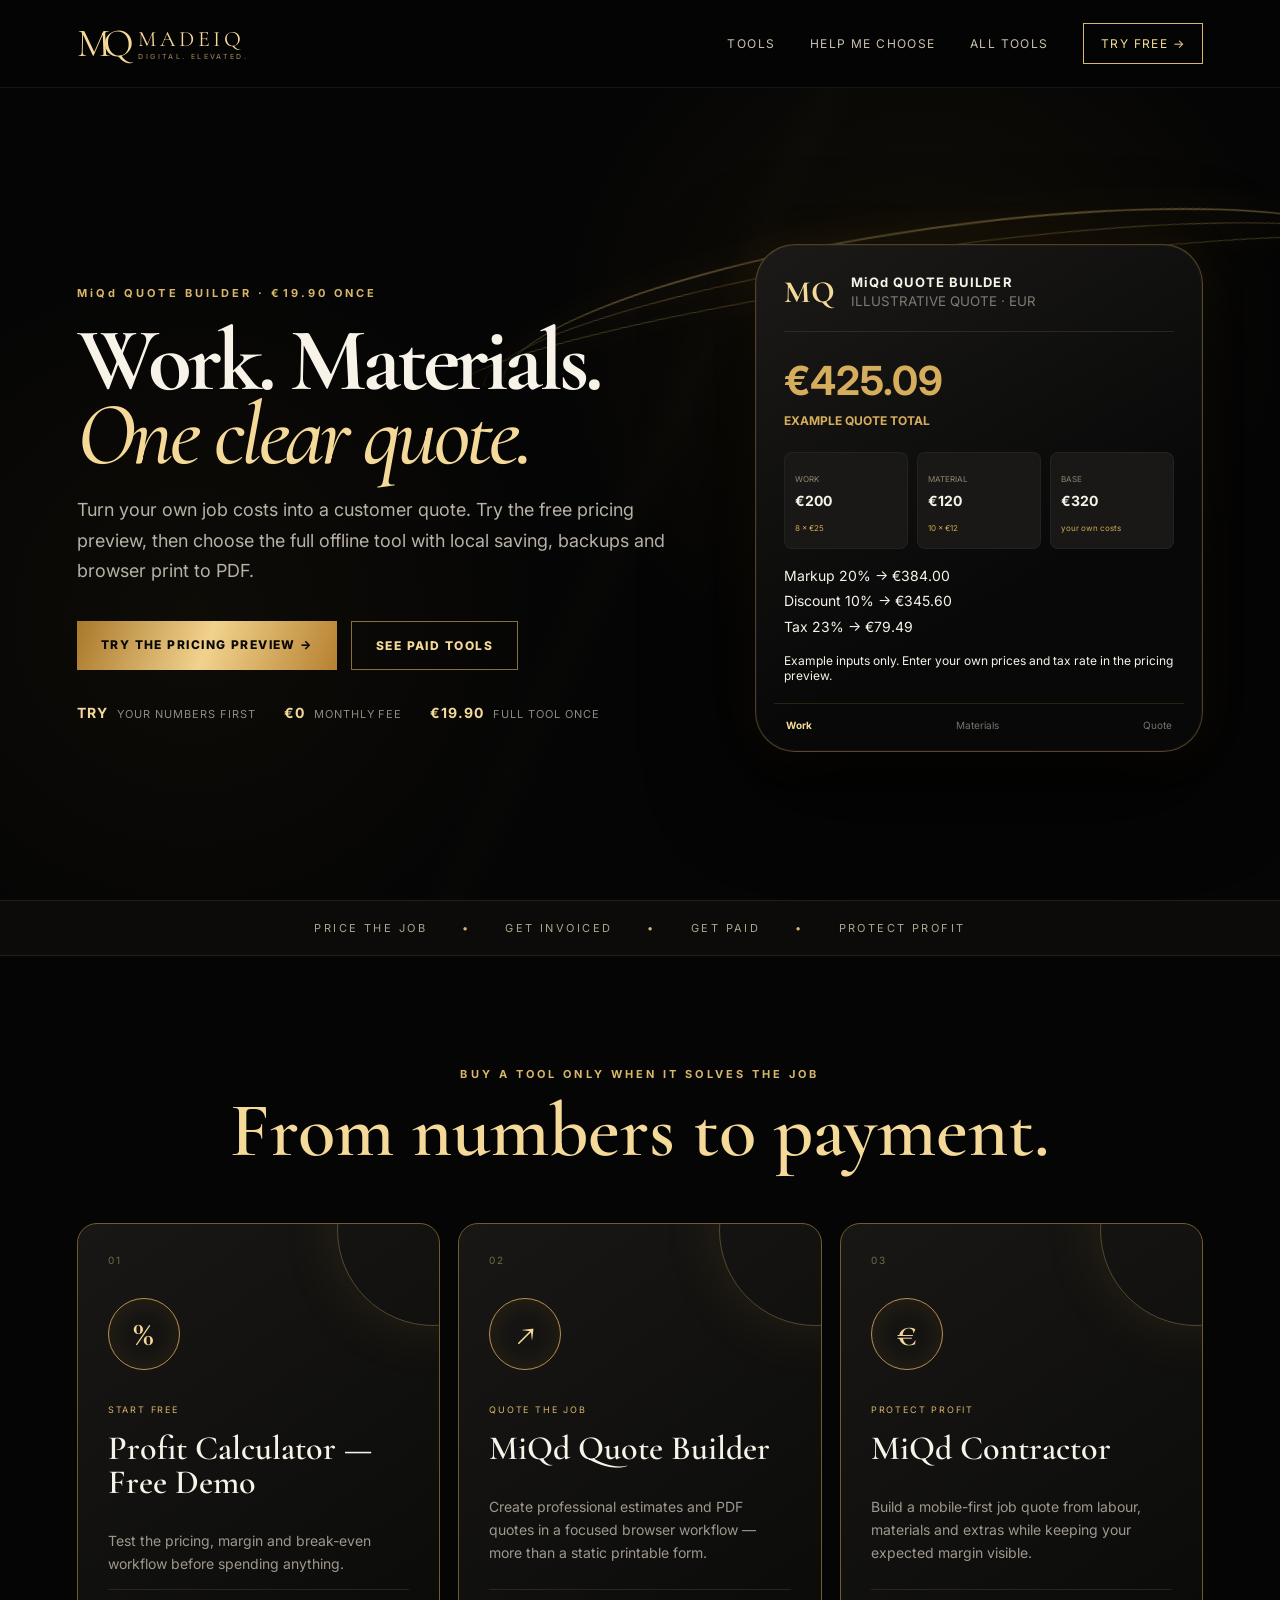
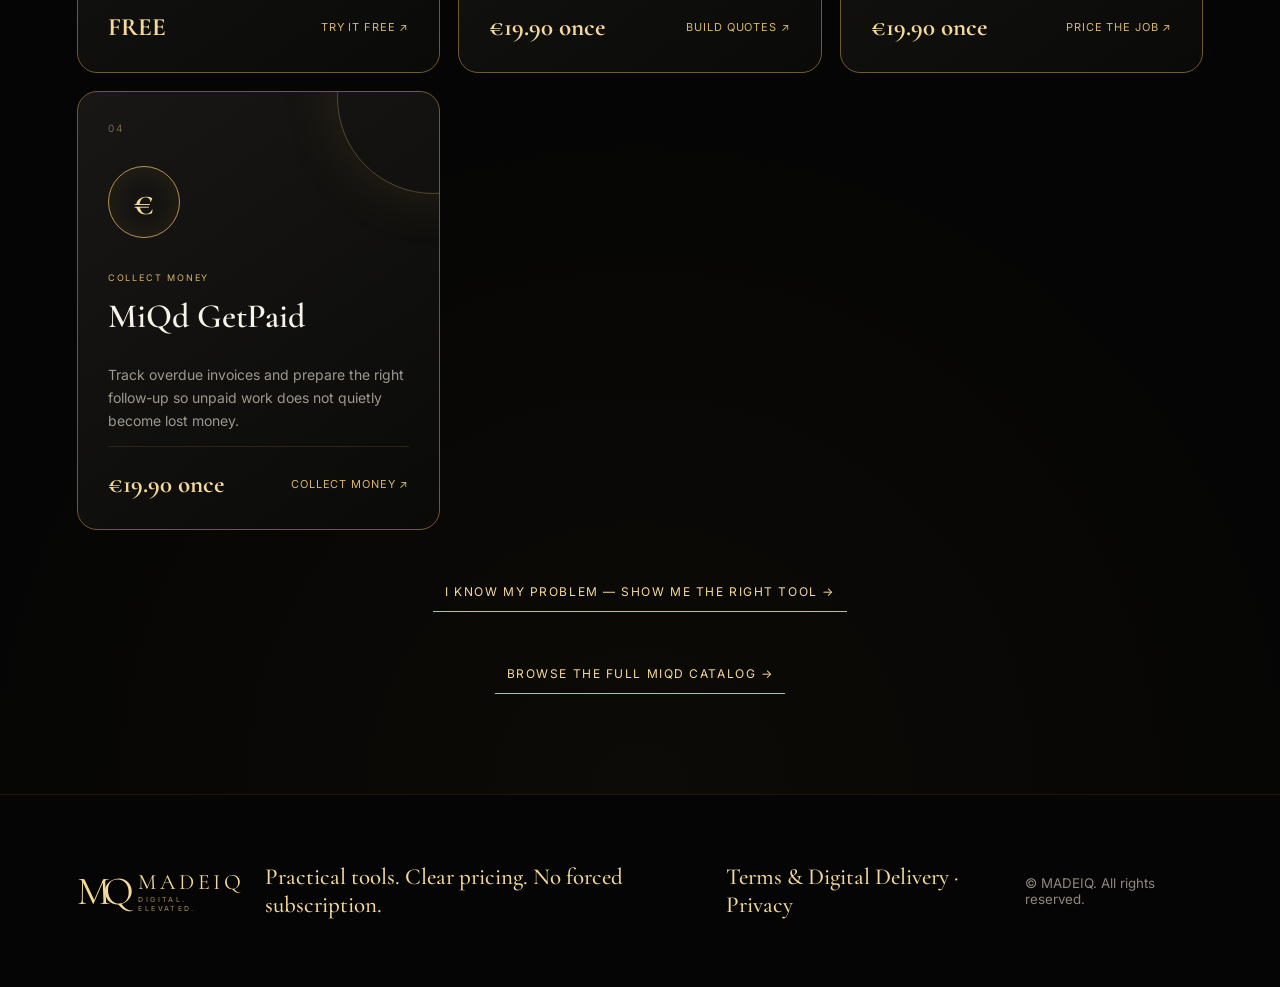
<file: index.html>
<!doctype html>
<html lang="en">
<head>
  <meta charset="utf-8">
  <meta name="viewport" content="width=device-width,initial-scale=1">
  <meta name="theme-color" content="#050505">
  <title>MiQd Quote Builder — Job Costs to Customer Quotes</title>
  <meta name="description" content="Try a free pricing preview, then create customer quotes with MiQd Quote Builder. Work, materials, markup, discount and tax. €19.90 once, no subscription.">
  <link rel="canonical" href="https://madeiq-dgtl.github.io/">
  <meta property="og:type" content="website">
  <meta property="og:site_name" content="MiQd">
  <meta property="og:title" content="MiQd — Turn job costs into a clear quote">
  <meta property="og:description" content="Try the free Quote Builder pricing preview. Check your numbers before buying the full offline quote tool for €19.90 once.">
  <meta property="og:url" content="https://madeiq-dgtl.github.io/">
  <meta name="twitter:card" content="summary">
  <meta name="twitter:title" content="MiQd — Quote Builder">
  <meta name="twitter:description" content="Try a pricing preview, then create customer-ready quotes with MiQd Quote Builder.">
  <link rel="stylesheet" href="luxury.css?v=1">
</head>
<body>
  <header class="nav">
    <a class="wordmark" href="index.html" aria-label="MiQd home"><span class="mq">MQ</span><span>MADEIQ<small>DIGITAL. ELEVATED.</small></span></a>
    <nav aria-label="Primary navigation"><a href="#featured">Tools</a><a href="start.html?utm_source=website&utm_medium=nav&utm_campaign=problem_first">Help me choose</a><a href="products.html">All tools</a><a class="nav-buy" href="https://payhip.com/b/1VxyN?utm_source=website&utm_medium=nav&utm_campaign=free_profit_demo" target="_blank" rel="noopener">Try free →</a></nav>
  </header>

  <main>
    <section class="hero">
      <div class="gold-wave" aria-hidden="true"></div>
      <div class="hero-copy">
        <p class="kicker">MiQd QUOTE BUILDER · €19.90 ONCE</p>
        <h1>Work. Materials.<br><em>One clear quote.</em></h1>
        <p class="lead">Turn your own job costs into a customer quote. Try the free pricing preview, then choose the full offline tool with local saving, backups and browser print to PDF.</p>
        <div class="hero-actions"><a class="button gold" href="quote-builder.html?utm_source=miqd_home&utm_medium=hero&utm_campaign=first_revenue_quote#pricing-preview" target="_blank" rel="noopener">TRY THE PRICING PREVIEW →</a><a class="button outline" href="#featured">See paid tools</a></div>
        <div class="hero-proof"><span><b>TRY</b> your numbers first</span><span><b>€0</b> monthly fee</span><span><b>€19.90</b> full tool once</span></div>
      </div>
      <div class="hero-device" aria-label="Illustrative Quote Builder calculation">
        <div class="device-top"><span class="mini-mq">MQ</span><div><b>MiQd QUOTE BUILDER</b><small>ILLUSTRATIVE QUOTE · EUR</small></div></div>
        <div style="padding:24px 0;font-size:40px;font-weight:700;color:#d6ad5c">€425.09<small style="display:block;font-size:12px;margin-top:8px">EXAMPLE QUOTE TOTAL</small></div>
        <div class="metric-grid"><div><small>WORK</small><b>€200</b><i>8 × €25</i></div><div><small>MATERIAL</small><b>€120</b><i>10 × €12</i></div><div><small>BASE</small><b>€320</b><i>your own costs</i></div></div>
        <p style="font-size:14px;line-height:1.8">Markup 20% → €384.00<br>Discount 10% → €345.60<br>Tax 23% → €79.49</p>
        <p style="font-size:12px">Example inputs only. Enter your own prices and tax rate in the pricing preview.</p>
        <div class="device-nav"><b>Work</b><span>Materials</span><span>Quote</span></div>
      </div>
    </section>

    <section class="value-strip"><span>PRICE THE JOB</span><i>•</i><span>GET INVOICED</span><i>•</i><span>GET PAID</span><i>•</i><span>PROTECT PROFIT</span></section>

    <section id="featured" class="featured">
      <div class="section-heading"><p>BUY A TOOL ONLY WHEN IT SOLVES THE JOB</p><h2>From numbers to payment.</h2></div>
      <div class="product-grid">
        <article><span class="number">01</span><div class="product-icon">%</div><p>START FREE</p><h3>Profit Calculator — Free Demo</h3><p class="desc">Test the pricing, margin and break-even workflow before spending anything.</p><div class="card-end"><strong>FREE</strong><a href="https://payhip.com/b/1VxyN?utm_source=website&utm_medium=homepage&utm_campaign=free_profit_demo" target="_blank" rel="noopener">Try it free ↗</a></div></article>
        <article><span class="number">02</span><div class="product-icon">↗</div><p>QUOTE THE JOB</p><h3><a href="quote-builder.html">MiQd Quote Builder</a></h3><p class="desc">Create professional estimates and PDF quotes in a focused browser workflow — more than a static printable form.</p><div class="card-end"><strong>€19.90 once</strong><a href="https://payhip.com/b/bRwxD?utm_source=website&utm_medium=homepage&utm_campaign=quote_builder" target="_blank" rel="noopener">Build quotes ↗</a></div></article>
        <article><span class="number">03</span><div class="product-icon">€</div><p>PROTECT PROFIT</p><h3><a href="contractor.html">MiQd Contractor</a></h3><p class="desc">Build a mobile-first job quote from labour, materials and extras while keeping your expected margin visible.</p><div class="card-end"><strong>€19.90 once</strong><a href="https://payhip.com/b/HLZ4f?utm_source=website&utm_medium=homepage&utm_campaign=contractor" target="_blank" rel="noopener">Price the job ↗</a></div></article>
        <article><span class="number">04</span><div class="product-icon">€</div><p>COLLECT MONEY</p><h3><a href="getpaid.html">MiQd GetPaid</a></h3><p class="desc">Track overdue invoices and prepare the right follow-up so unpaid work does not quietly become lost money.</p><div class="card-end"><strong>€19.90 once</strong><a href="https://payhip.com/b/QXaLJ?utm_source=website&utm_medium=homepage&utm_campaign=getpaid" target="_blank" rel="noopener">Collect money ↗</a></div></article>
      </div>
      <a class="all-tools" href="start.html?utm_source=miqd_website&utm_medium=featured&utm_campaign=problem_first&utm_content=choose_problem">I know my problem — show me the right tool →</a>
      <a class="all-tools" href="products.html">Browse the full MiQd catalog →</a>
    </section>
  </main>

  <footer><a class="wordmark" href="index.html"><span class="mq">MQ</span><span>MADEIQ<small>DIGITAL. ELEVATED.</small></span></a><p>Practical tools. Clear pricing. No forced subscription.</p><p><a href="terms.html">Terms &amp; Digital Delivery</a> · <a href="privacy.html">Privacy</a></p><small>© MADEIQ. All rights reserved.</small></footer>
</body>
</html>
</file>
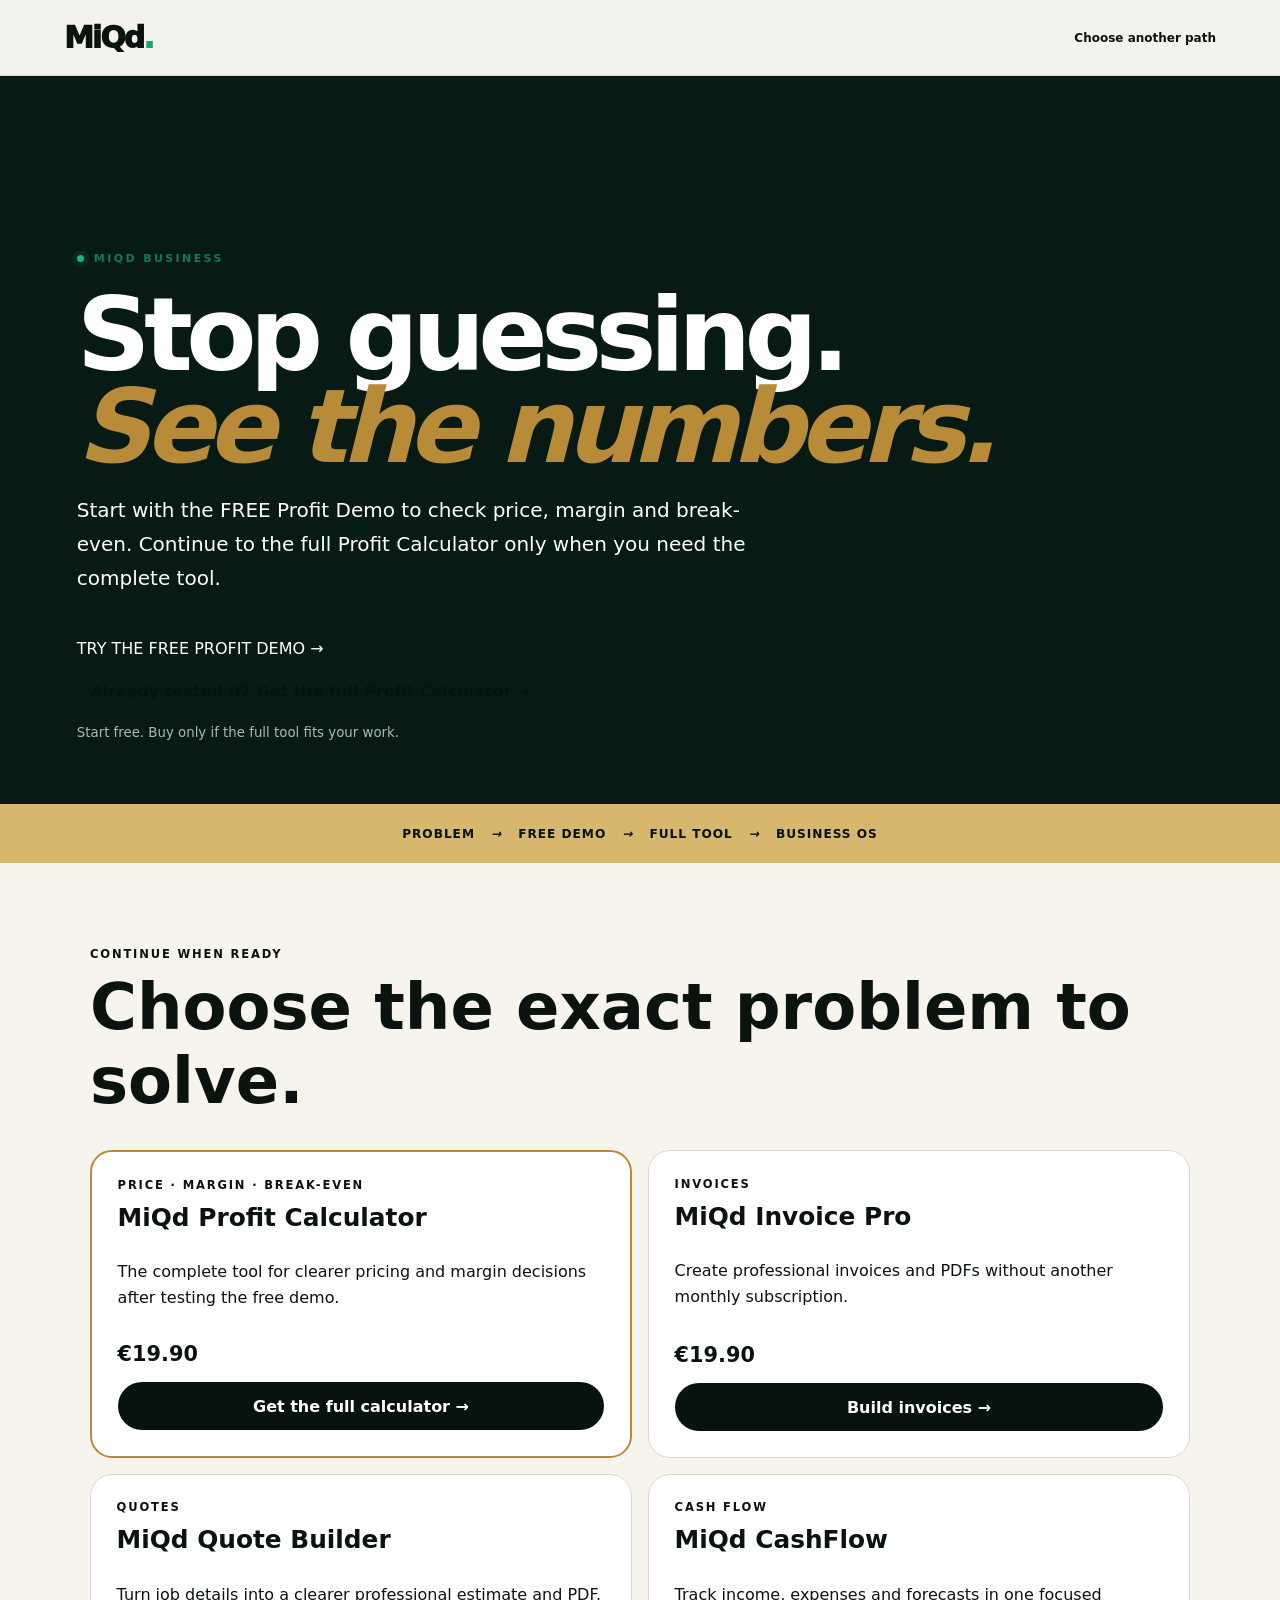
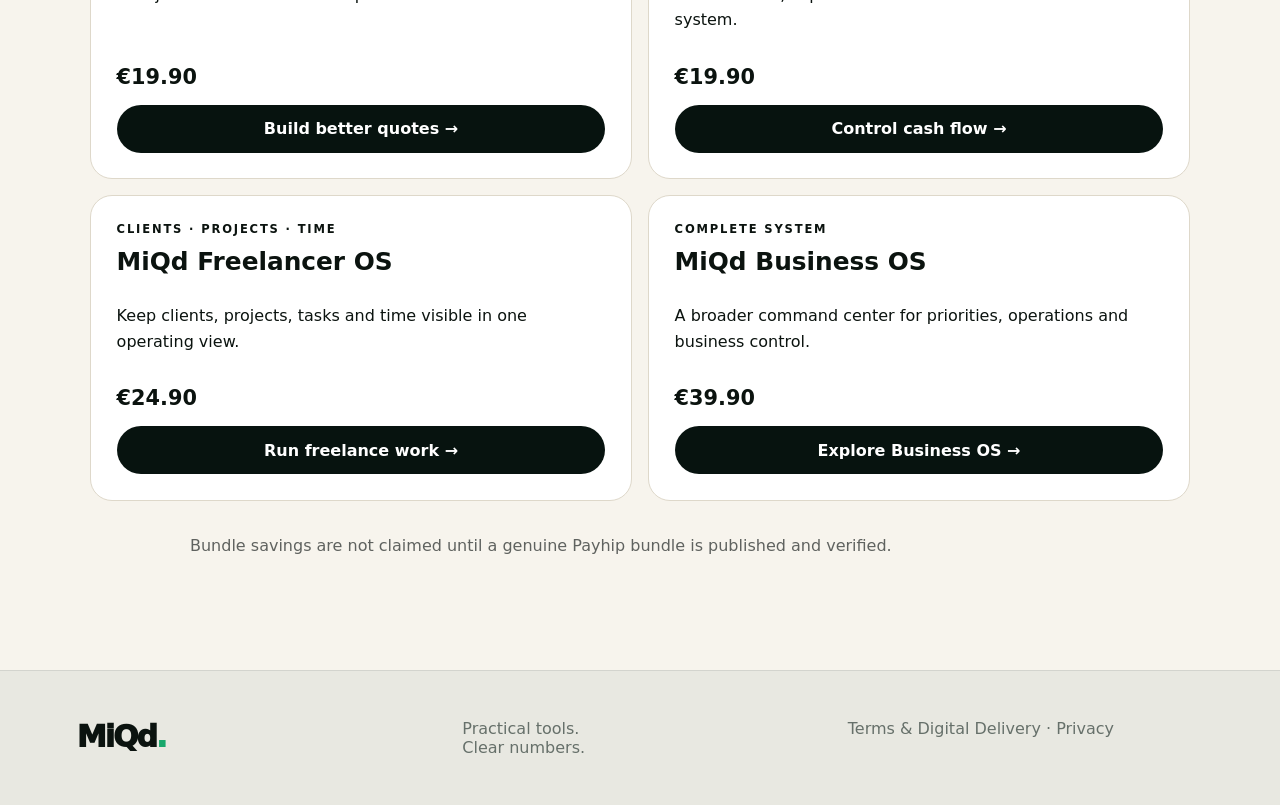
<file: business.html>
<!doctype html><html lang="en"><head><meta charset="utf-8"><meta name="viewport" content="width=device-width,initial-scale=1"><meta name="theme-color" content="#071510"><title>MiQd Business — Start With a Free Profit Tool</title><link rel="canonical" href="https://madeiq-dgtl.github.io/business.html"><meta name="description" content="Try the free MiQd Profit Calculator demo, then continue with focused tools for invoices, quotes, cash flow and operations."><link rel="stylesheet" href="styles.css"><link rel="stylesheet" href="funnel.css"></head><body>
<header class="nav"><a class="brand" href="index.html">MiQd<span>.</span></a><nav><a href="index.html">Choose another path</a></nav></header>
<main><section class="funnel-hero business-funnel"><div class="eyebrow"><i></i>MIQD BUSINESS</div><h1>Stop guessing.<br><em>See the numbers.</em></h1><p>Start with the FREE Profit Demo to check price, margin and break-even. Continue to the full Profit Calculator only when you need the complete tool.</p><a class="primary" href="https://payhip.com/b/1VxyN?utm_source=miqd_website&utm_medium=business_funnel&utm_campaign=free_profit_demo&utm_content=primary_cta" target="_blank" rel="noopener">TRY THE FREE PROFIT DEMO →</a><a class="secondary-link" href="https://payhip.com/b/wg3lm?utm_source=miqd_website&utm_medium=business_funnel&utm_campaign=profit_paid&utm_content=hero_secondary" target="_blank" rel="noopener">Already tested it? Get the full Profit Calculator →</a><small>Start free. Buy only if the full tool fits your work.</small></section>
<section class="flow"><span>PROBLEM</span><i>→</i><span>FREE DEMO</span><i>→</i><span>FULL TOOL</span><i>→</i><span>BUSINESS OS</span></section>
<section class="offer-section"><div class="offer-head"><span>CONTINUE WHEN READY</span><h2>Choose the exact problem to solve.</h2></div><div class="offer-grid">
<article id="profit" class="offer-card featured-offer"><small>PRICE · MARGIN · BREAK-EVEN</small><h3>MiQd Profit Calculator</h3><p>The complete tool for clearer pricing and margin decisions after testing the free demo.</p><strong>€19.90</strong><a href="https://payhip.com/b/wg3lm?utm_source=miqd_website&utm_medium=business_funnel&utm_campaign=profit_paid&utm_content=profit_card" target="_blank" rel="noopener">Get the full calculator →</a></article>
<article class="offer-card"><small>INVOICES</small><h3>MiQd Invoice Pro</h3><p>Create professional invoices and PDFs without another monthly subscription.</p><strong>€19.90</strong><a href="https://payhip.com/b/F2ZfV?utm_source=website&utm_medium=business_funnel&utm_campaign=invoice" target="_blank" rel="noopener">Build invoices →</a></article>
<article class="offer-card"><small>QUOTES</small><h3>MiQd Quote Builder</h3><p>Turn job details into a clearer professional estimate and PDF.</p><strong>€19.90</strong><a href="https://payhip.com/b/bRwxD?utm_source=website&utm_medium=business_funnel&utm_campaign=quote" target="_blank" rel="noopener">Build better quotes →</a></article>
<article class="offer-card"><small>CASH FLOW</small><h3>MiQd CashFlow</h3><p>Track income, expenses and forecasts in one focused system.</p><strong>€19.90</strong><a href="https://payhip.com/b/0Xib4?utm_source=website&utm_medium=business_funnel&utm_campaign=cashflow" target="_blank" rel="noopener">Control cash flow →</a></article>
<article class="offer-card"><small>CLIENTS · PROJECTS · TIME</small><h3>MiQd Freelancer OS</h3><p>Keep clients, projects, tasks and time visible in one operating view.</p><strong>€24.90</strong><a href="https://payhip.com/b/pTE0s?utm_source=website&utm_medium=business_funnel&utm_campaign=freelancer_os" target="_blank" rel="noopener">Run freelance work →</a></article>
<article class="offer-card"><small>COMPLETE SYSTEM</small><h3>MiQd Business OS</h3><p>A broader command center for priorities, operations and business control.</p><strong>€39.90</strong><a href="https://payhip.com/b/ARYEa?utm_source=miqd_website&utm_medium=business_funnel&utm_campaign=business_os_upsell&utm_content=business_os_card" target="_blank" rel="noopener">Explore Business OS →</a></article>
</div><p class="funnel-note">Bundle savings are not claimed until a genuine Payhip bundle is published and verified.</p></section></main>
<footer><a class="brand" href="index.html">MiQd<span>.</span></a><p>Practical tools.<br>Clear numbers.</p><p><a href="terms.html">Terms &amp; Digital Delivery</a> · <a href="privacy.html">Privacy</a></p></footer></body></html>
</file>
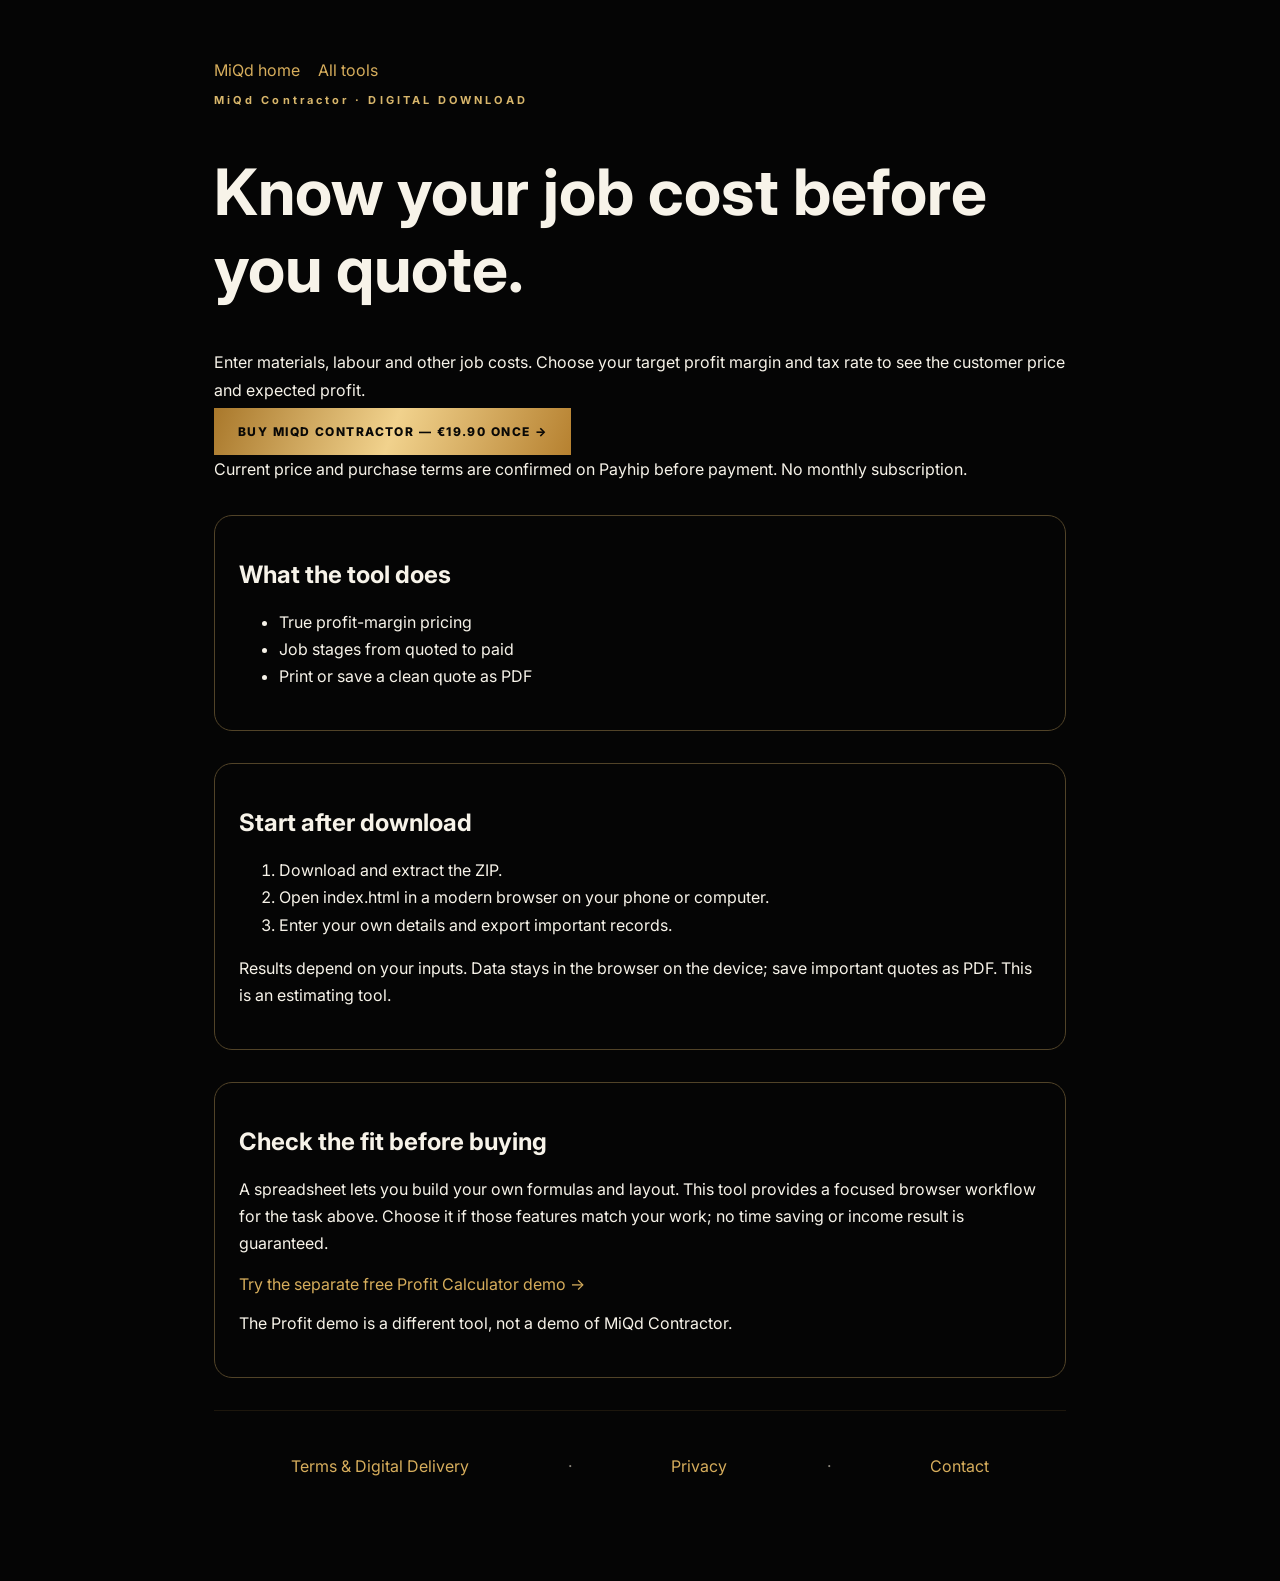
<file: contractor.html>
<!doctype html><html lang="en"><head><meta charset="utf-8"><meta name="viewport" content="width=device-width,initial-scale=1"><title>MiQd Contractor — €19.90 once</title><meta name="description" content="Enter materials, labour and other job costs. Choose your target profit margin and tax rate to see the customer price and expected profit."><link rel="canonical" href="https://madeiq-dgtl.github.io/contractor.html"><meta property="og:title" content="MiQd Contractor"><meta property="og:description" content="Enter materials, labour and other job costs. Choose your target profit margin and tax rate to see the customer price and expected profit."><meta property="og:url" content="https://madeiq-dgtl.github.io/contractor.html"><meta property="og:type" content="website"><link rel="stylesheet" href="luxury.css?v=1"><script type="application/ld+json">{"@context":"https://schema.org","@type":"SoftwareApplication","name":"MiQd Contractor","applicationCategory":"BusinessApplication","operatingSystem":"Modern web browser","description":"Enter materials, labour and other job costs. Choose your target profit margin and tax rate to see the customer price and expected profit.","url":"https://madeiq-dgtl.github.io/contractor.html"}</script><style>main{max-width:900px;margin:auto;padding:60px 24px}h1{font-size:clamp(32px,6vw,64px)}p,li{line-height:1.7}section{margin:32px 0;padding:24px;border:1px solid #514328;border-radius:18px}a{color:#d6ad5c}.button{max-width:100%;white-space:normal}nav{display:flex;gap:18px;flex-wrap:wrap}</style></head><body><main><nav><a href="index.html">MiQd home</a><a href="products.html">All tools</a></nav><p class="kicker">MiQd Contractor · DIGITAL DOWNLOAD</p><h1>Know your job cost before you quote.</h1><p>Enter materials, labour and other job costs. Choose your target profit margin and tax rate to see the customer price and expected profit.</p><a class="button gold" href="https://payhip.com/b/HLZ4f?utm_source=miqd_website&amp;utm_medium=product_page&amp;utm_campaign=first_revenue&amp;utm_content=contractor" target="_blank" rel="noopener">BUY MiQd Contractor — €19.90 once →</a><p>Current price and purchase terms are confirmed on Payhip before payment. No monthly subscription.</p><section><h2>What the tool does</h2><ul><li>True profit-margin pricing</li><li>Job stages from quoted to paid</li><li>Print or save a clean quote as PDF</li></ul></section><section><h2>Start after download</h2><ol><li>Download and extract the ZIP.</li><li>Open index.html in a modern browser on your phone or computer.</li><li>Enter your own details and export important records.</li></ol><p>Results depend on your inputs. Data stays in the browser on the device; save important quotes as PDF. This is an estimating tool.</p></section><section><h2>Check the fit before buying</h2><p>A spreadsheet lets you build your own formulas and layout. This tool provides a focused browser workflow for the task above. Choose it if those features match your work; no time saving or income result is guaranteed.</p><a href="https://payhip.com/b/1VxyN">Try the separate free Profit Calculator demo →</a><p>The Profit demo is a different tool, not a demo of MiQd Contractor.</p></section><footer><a href="terms.html">Terms &amp; Digital Delivery</a> · <a href="privacy.html">Privacy</a> · <a href="https://payhip.com/u17869956326311187072895/contact">Contact</a></footer></main></body></html>
</file>
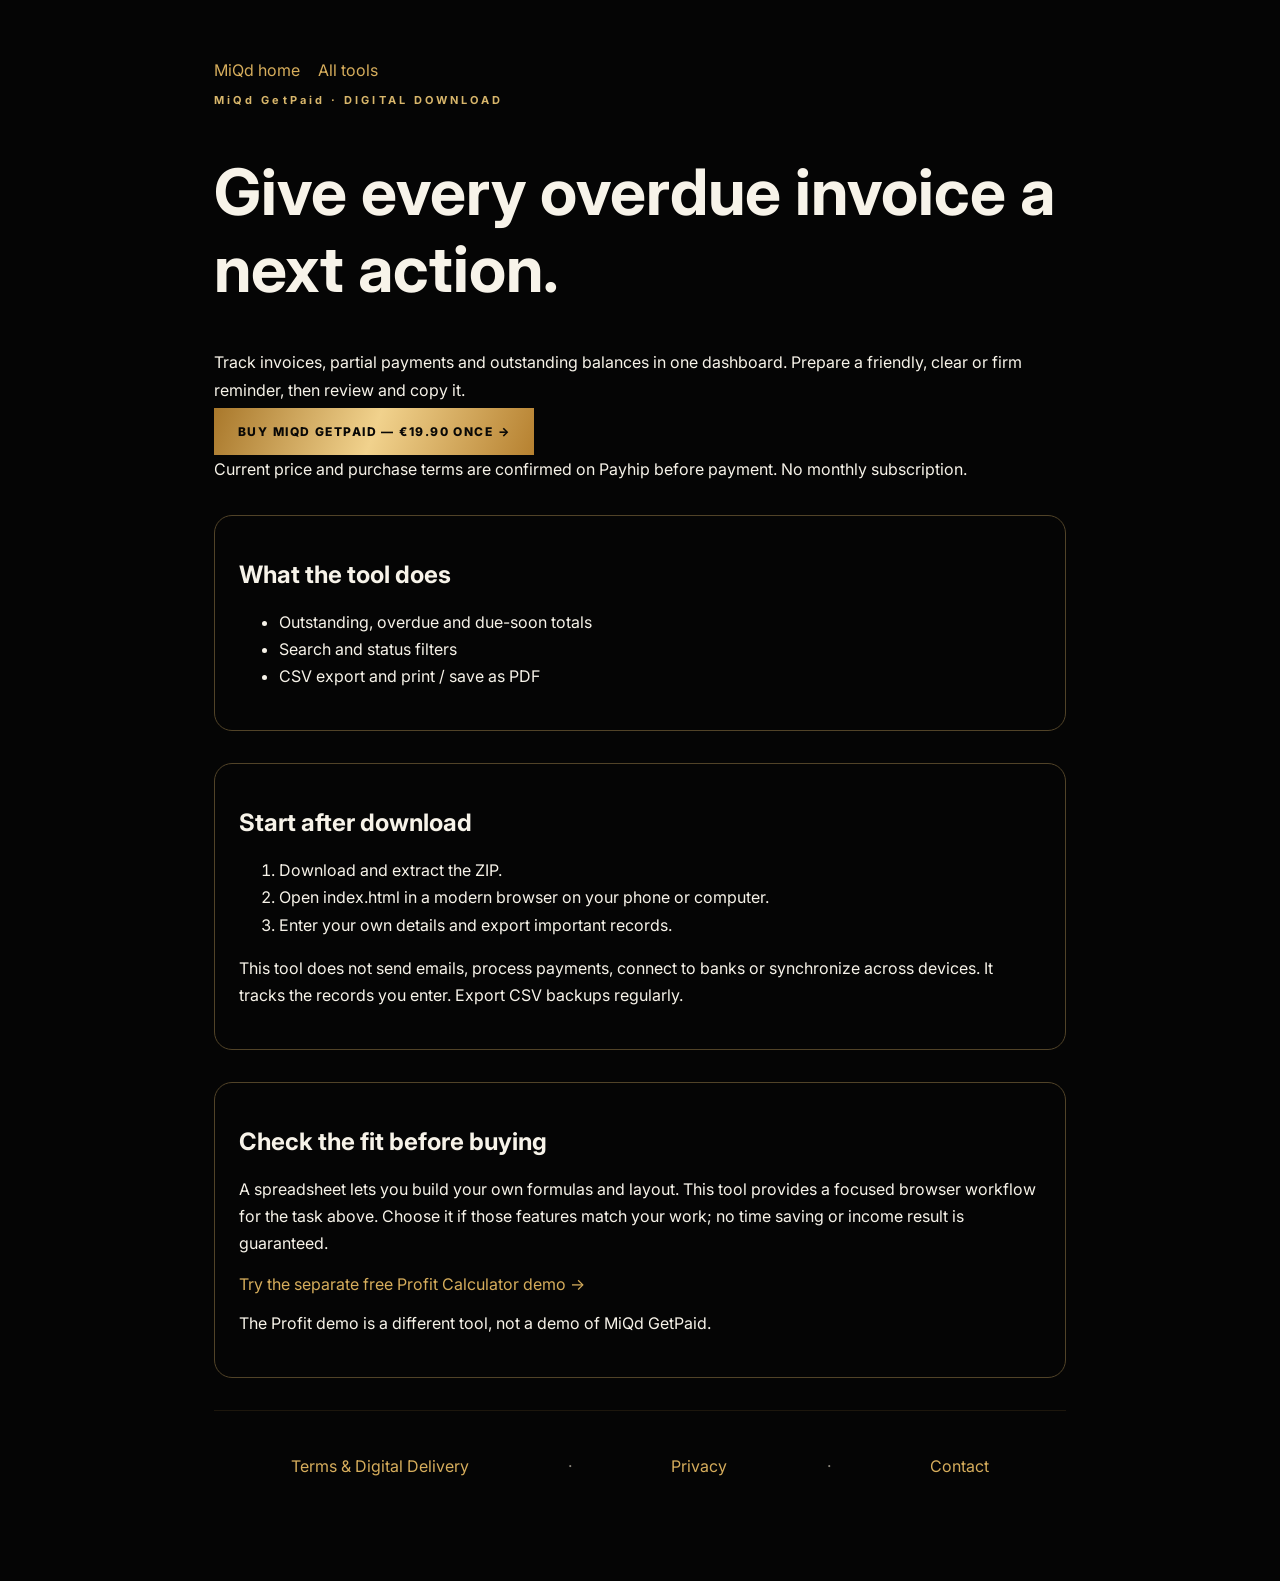
<file: getpaid.html>
<!doctype html><html lang="en"><head><meta charset="utf-8"><meta name="viewport" content="width=device-width,initial-scale=1"><title>MiQd GetPaid — €19.90 once</title><meta name="description" content="Track invoices, partial payments and outstanding balances in one dashboard. Prepare a friendly, clear or firm reminder, then review and copy it."><link rel="canonical" href="https://madeiq-dgtl.github.io/getpaid.html"><meta property="og:title" content="MiQd GetPaid"><meta property="og:description" content="Track invoices, partial payments and outstanding balances in one dashboard. Prepare a friendly, clear or firm reminder, then review and copy it."><meta property="og:url" content="https://madeiq-dgtl.github.io/getpaid.html"><meta property="og:type" content="website"><link rel="stylesheet" href="luxury.css?v=1"><script type="application/ld+json">{"@context":"https://schema.org","@type":"SoftwareApplication","name":"MiQd GetPaid","applicationCategory":"BusinessApplication","operatingSystem":"Modern web browser","description":"Track invoices, partial payments and outstanding balances in one dashboard. Prepare a friendly, clear or firm reminder, then review and copy it.","url":"https://madeiq-dgtl.github.io/getpaid.html"}</script><style>main{max-width:900px;margin:auto;padding:60px 24px}h1{font-size:clamp(32px,6vw,64px)}p,li{line-height:1.7}section{margin:32px 0;padding:24px;border:1px solid #514328;border-radius:18px}a{color:#d6ad5c}.button{max-width:100%;white-space:normal}nav{display:flex;gap:18px;flex-wrap:wrap}</style></head><body><main><nav><a href="index.html">MiQd home</a><a href="products.html">All tools</a></nav><p class="kicker">MiQd GetPaid · DIGITAL DOWNLOAD</p><h1>Give every overdue invoice a next action.</h1><p>Track invoices, partial payments and outstanding balances in one dashboard. Prepare a friendly, clear or firm reminder, then review and copy it.</p><a class="button gold" href="https://payhip.com/b/QXaLJ?utm_source=miqd_website&amp;utm_medium=product_page&amp;utm_campaign=first_revenue&amp;utm_content=getpaid" target="_blank" rel="noopener">BUY MiQd GetPaid — €19.90 once →</a><p>Current price and purchase terms are confirmed on Payhip before payment. No monthly subscription.</p><section><h2>What the tool does</h2><ul><li>Outstanding, overdue and due-soon totals</li><li>Search and status filters</li><li>CSV export and print / save as PDF</li></ul></section><section><h2>Start after download</h2><ol><li>Download and extract the ZIP.</li><li>Open index.html in a modern browser on your phone or computer.</li><li>Enter your own details and export important records.</li></ol><p>This tool does not send emails, process payments, connect to banks or synchronize across devices. It tracks the records you enter. Export CSV backups regularly.</p></section><section><h2>Check the fit before buying</h2><p>A spreadsheet lets you build your own formulas and layout. This tool provides a focused browser workflow for the task above. Choose it if those features match your work; no time saving or income result is guaranteed.</p><a href="https://payhip.com/b/1VxyN">Try the separate free Profit Calculator demo →</a><p>The Profit demo is a different tool, not a demo of MiQd GetPaid.</p></section><footer><a href="terms.html">Terms &amp; Digital Delivery</a> · <a href="privacy.html">Privacy</a> · <a href="https://payhip.com/u17869956326311187072895/contact">Contact</a></footer></main></body></html>
</file>
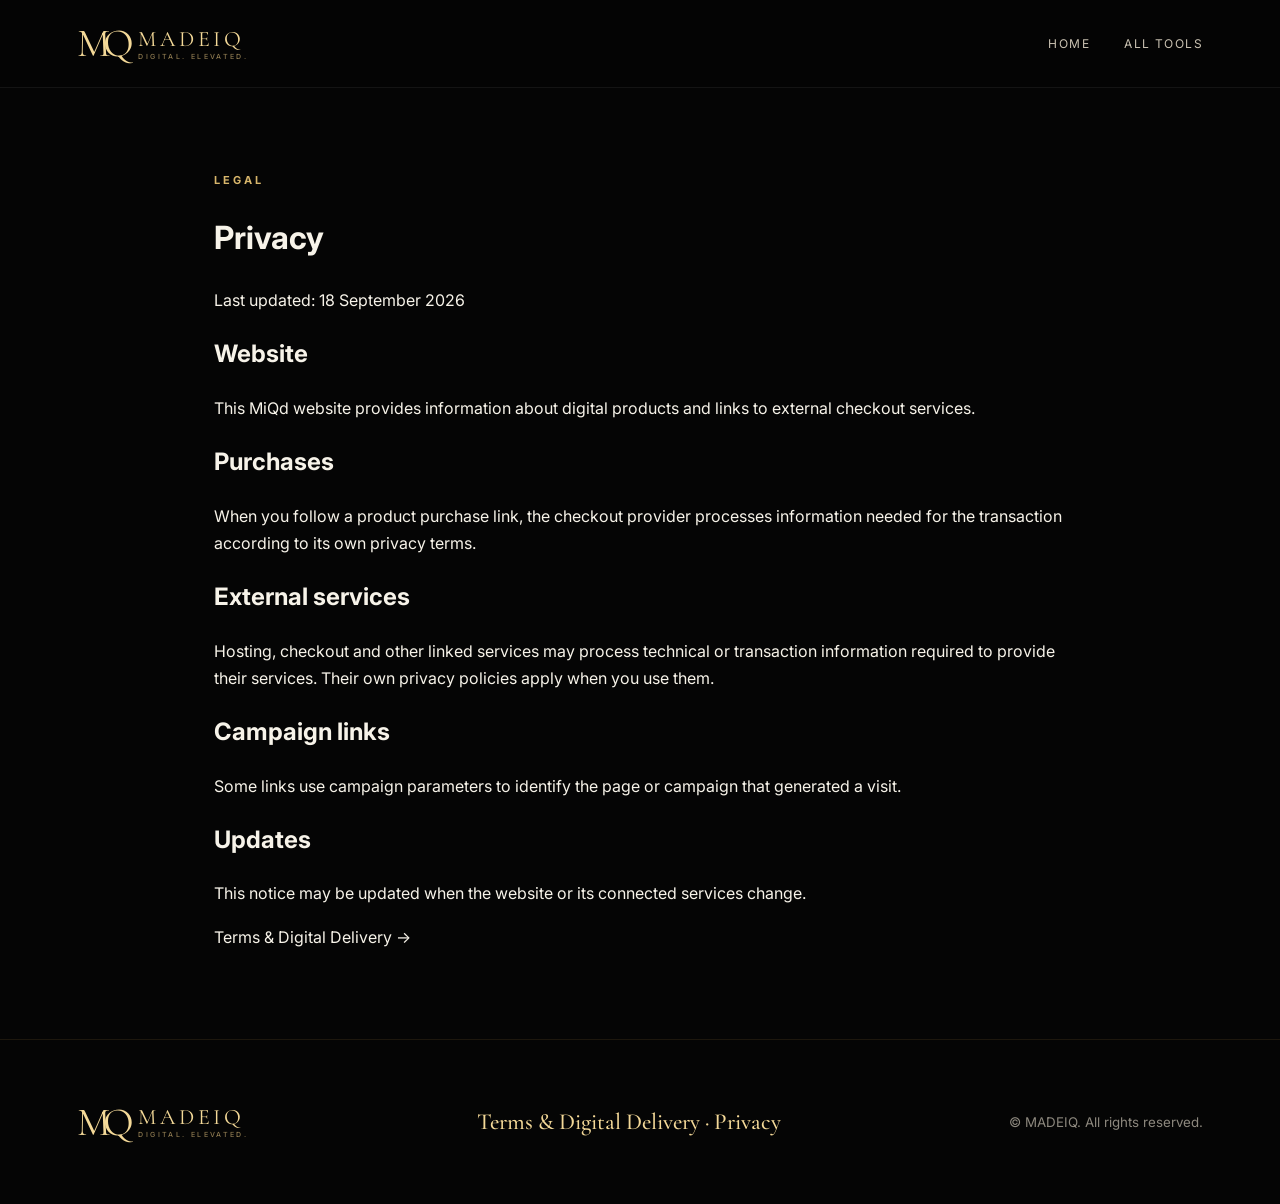
<file: privacy.html>
<!doctype html>
<html lang="en"><head><meta charset="utf-8"><meta name="viewport" content="width=device-width,initial-scale=1"><title>Privacy — MiQd</title><meta name="description" content="Privacy information for MiQd."><link rel="canonical" href="https://madeiq-dgtl.github.io/privacy.html"><link rel="stylesheet" href="luxury.css?v=1"></head><body><header class="nav"><a class="wordmark" href="index.html"><span class="mq">MQ</span><span>MADEIQ<small>DIGITAL. ELEVATED.</small></span></a><nav><a href="index.html">Home</a><a href="products.html">All tools</a></nav></header><main style="max-width:900px;margin:0 auto;padding:72px 24px;line-height:1.7"><p class="kicker">LEGAL</p><h1>Privacy</h1><p>Last updated: 18 September 2026</p><h2>Website</h2><p>This MiQd website provides information about digital products and links to external checkout services.</p><h2>Purchases</h2><p>When you follow a product purchase link, the checkout provider processes information needed for the transaction according to its own privacy terms.</p><h2>External services</h2><p>Hosting, checkout and other linked services may process technical or transaction information required to provide their services. Their own privacy policies apply when you use them.</p><h2>Campaign links</h2><p>Some links use campaign parameters to identify the page or campaign that generated a visit.</p><h2>Updates</h2><p>This notice may be updated when the website or its connected services change.</p><p><a href="terms.html">Terms &amp; Digital Delivery →</a></p></main><footer><a class="wordmark" href="index.html"><span class="mq">MQ</span><span>MADEIQ<small>DIGITAL. ELEVATED.</small></span></a><p><a href="terms.html">Terms &amp; Digital Delivery</a> · <a href="privacy.html">Privacy</a></p><small>© MADEIQ. All rights reserved.</small></footer></body></html>
</file>
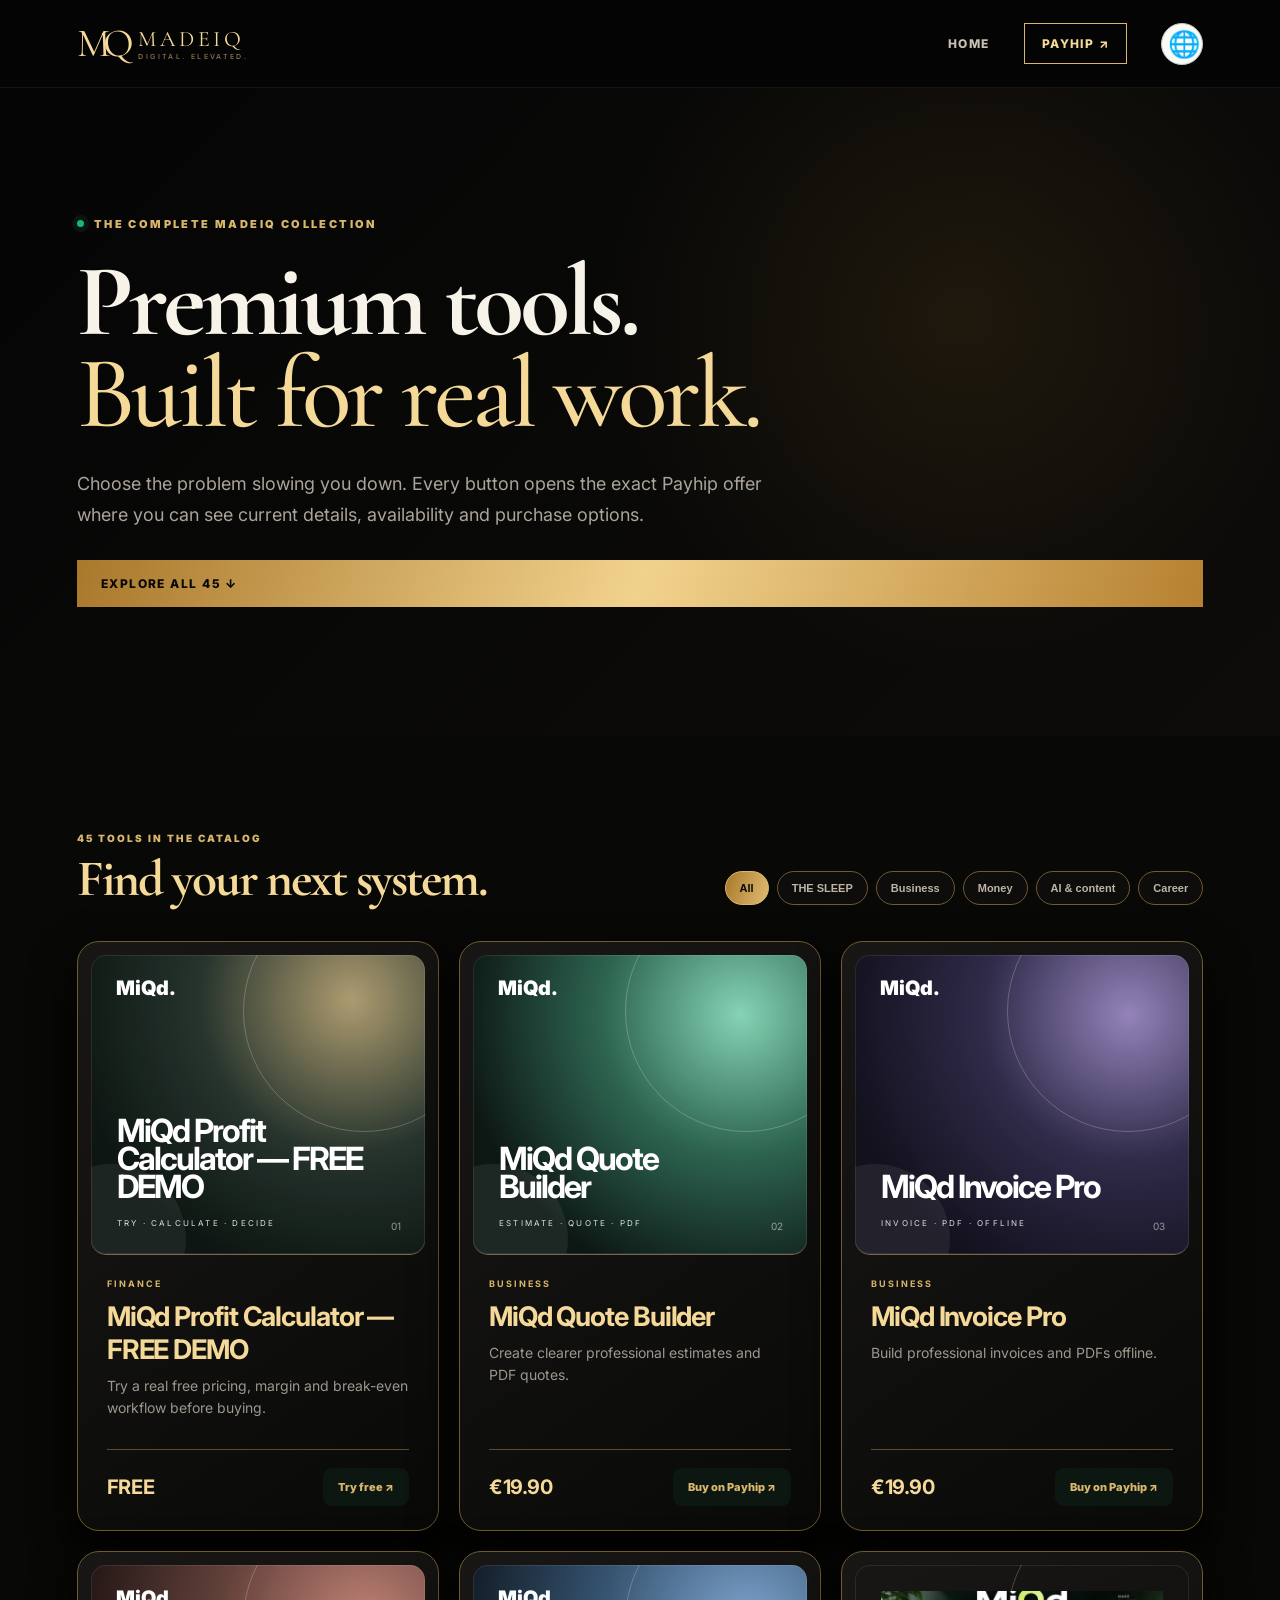
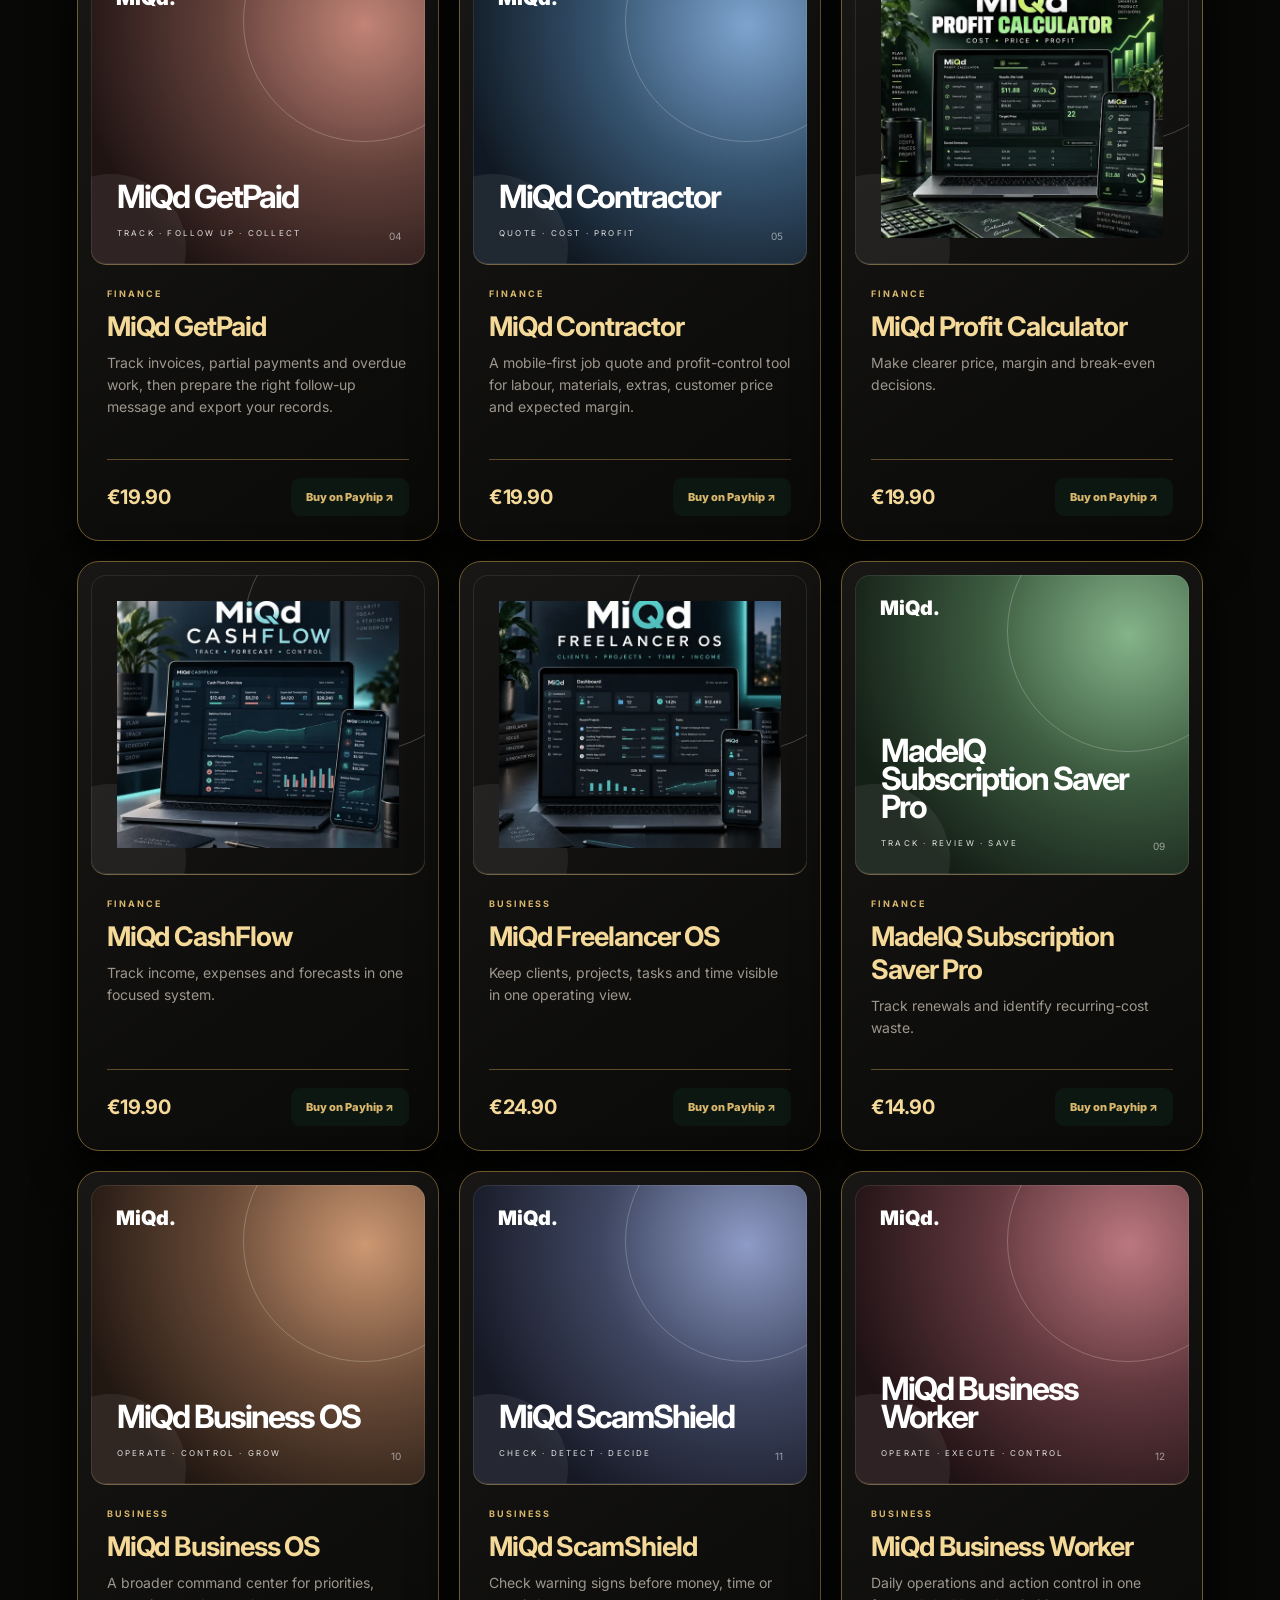
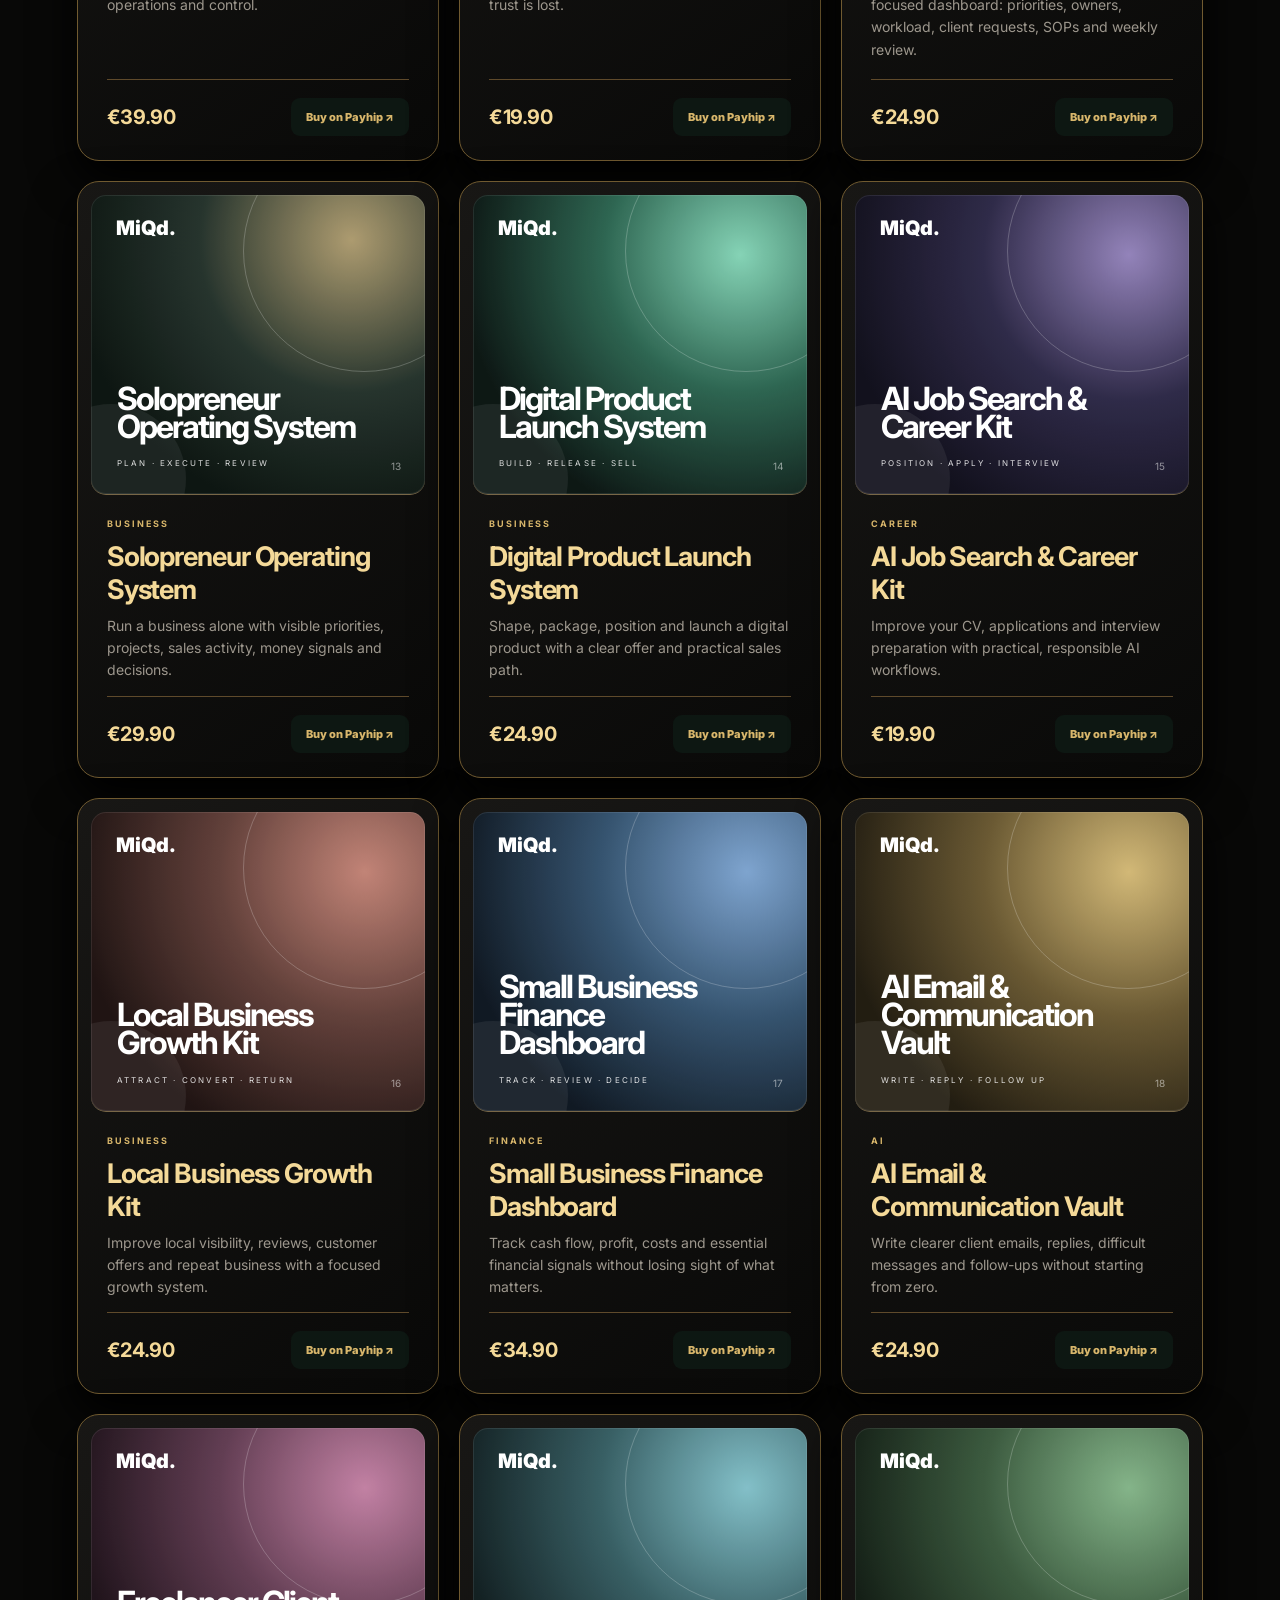
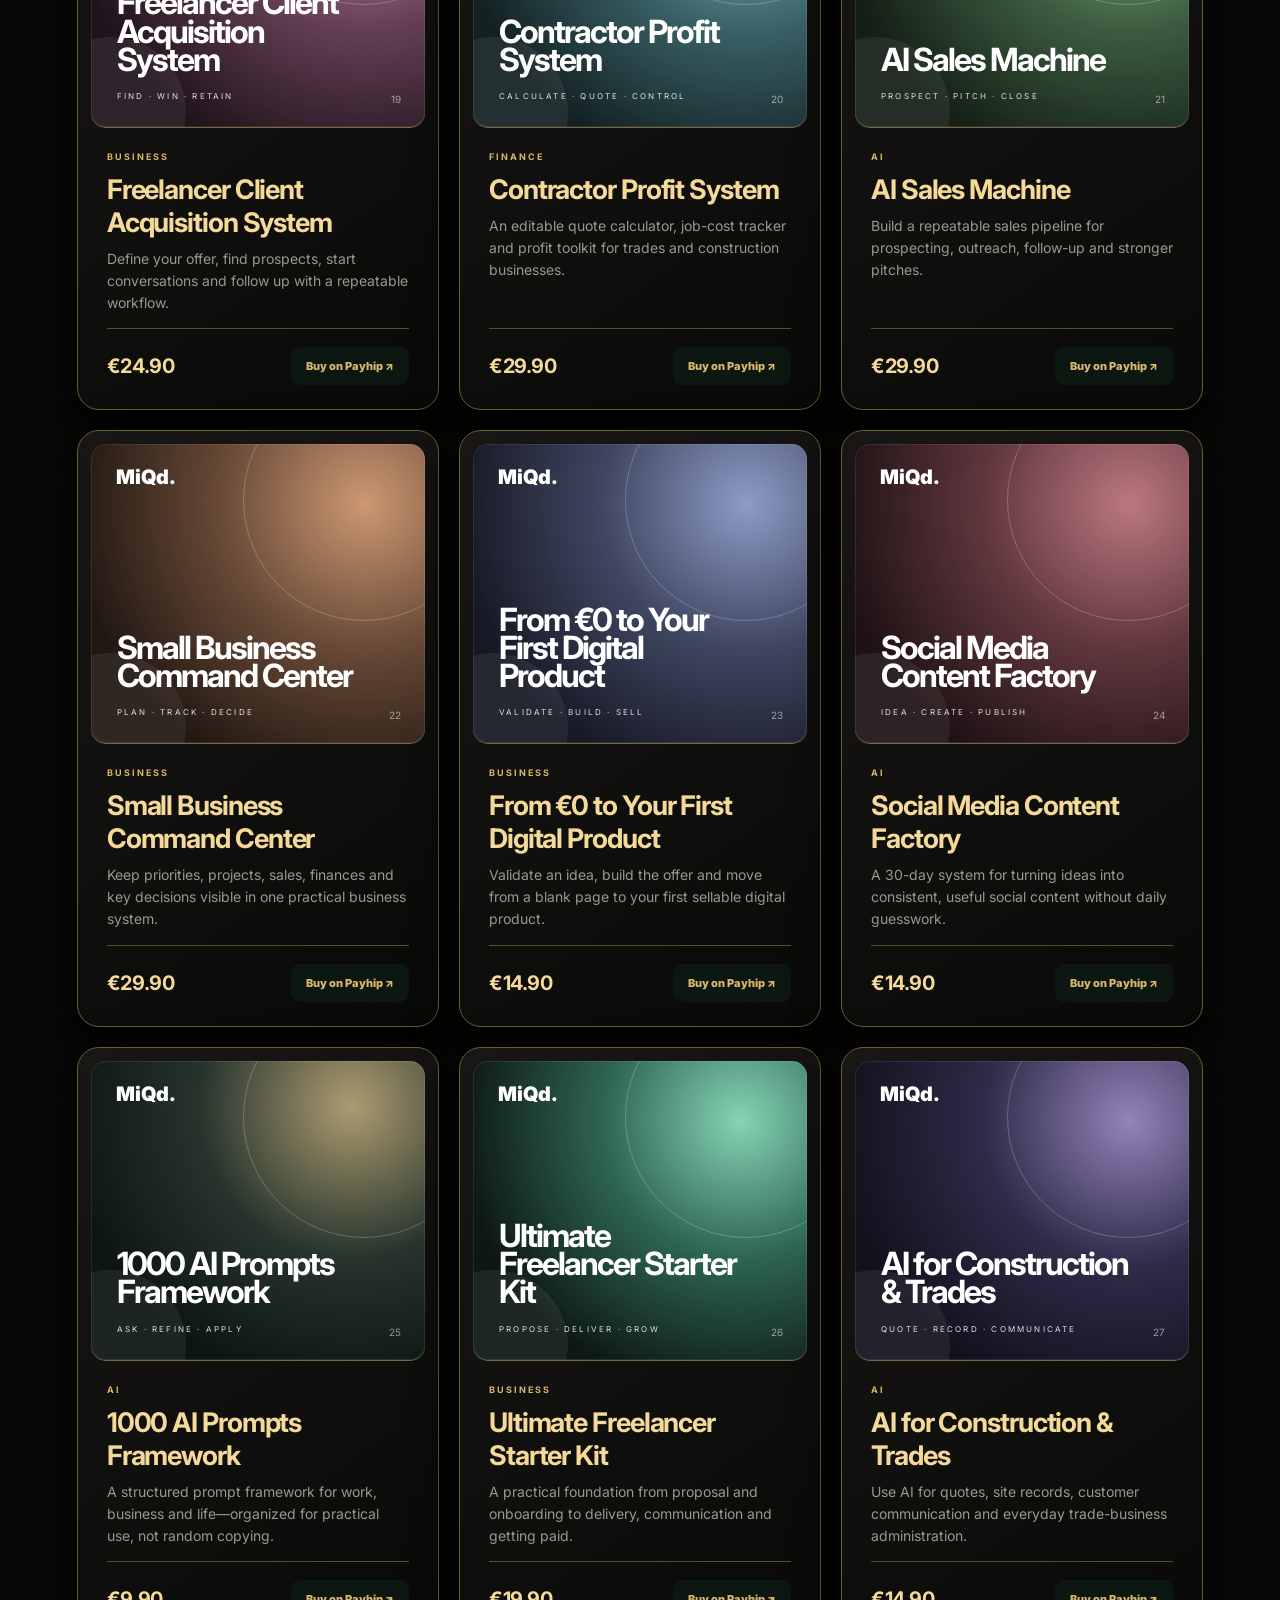
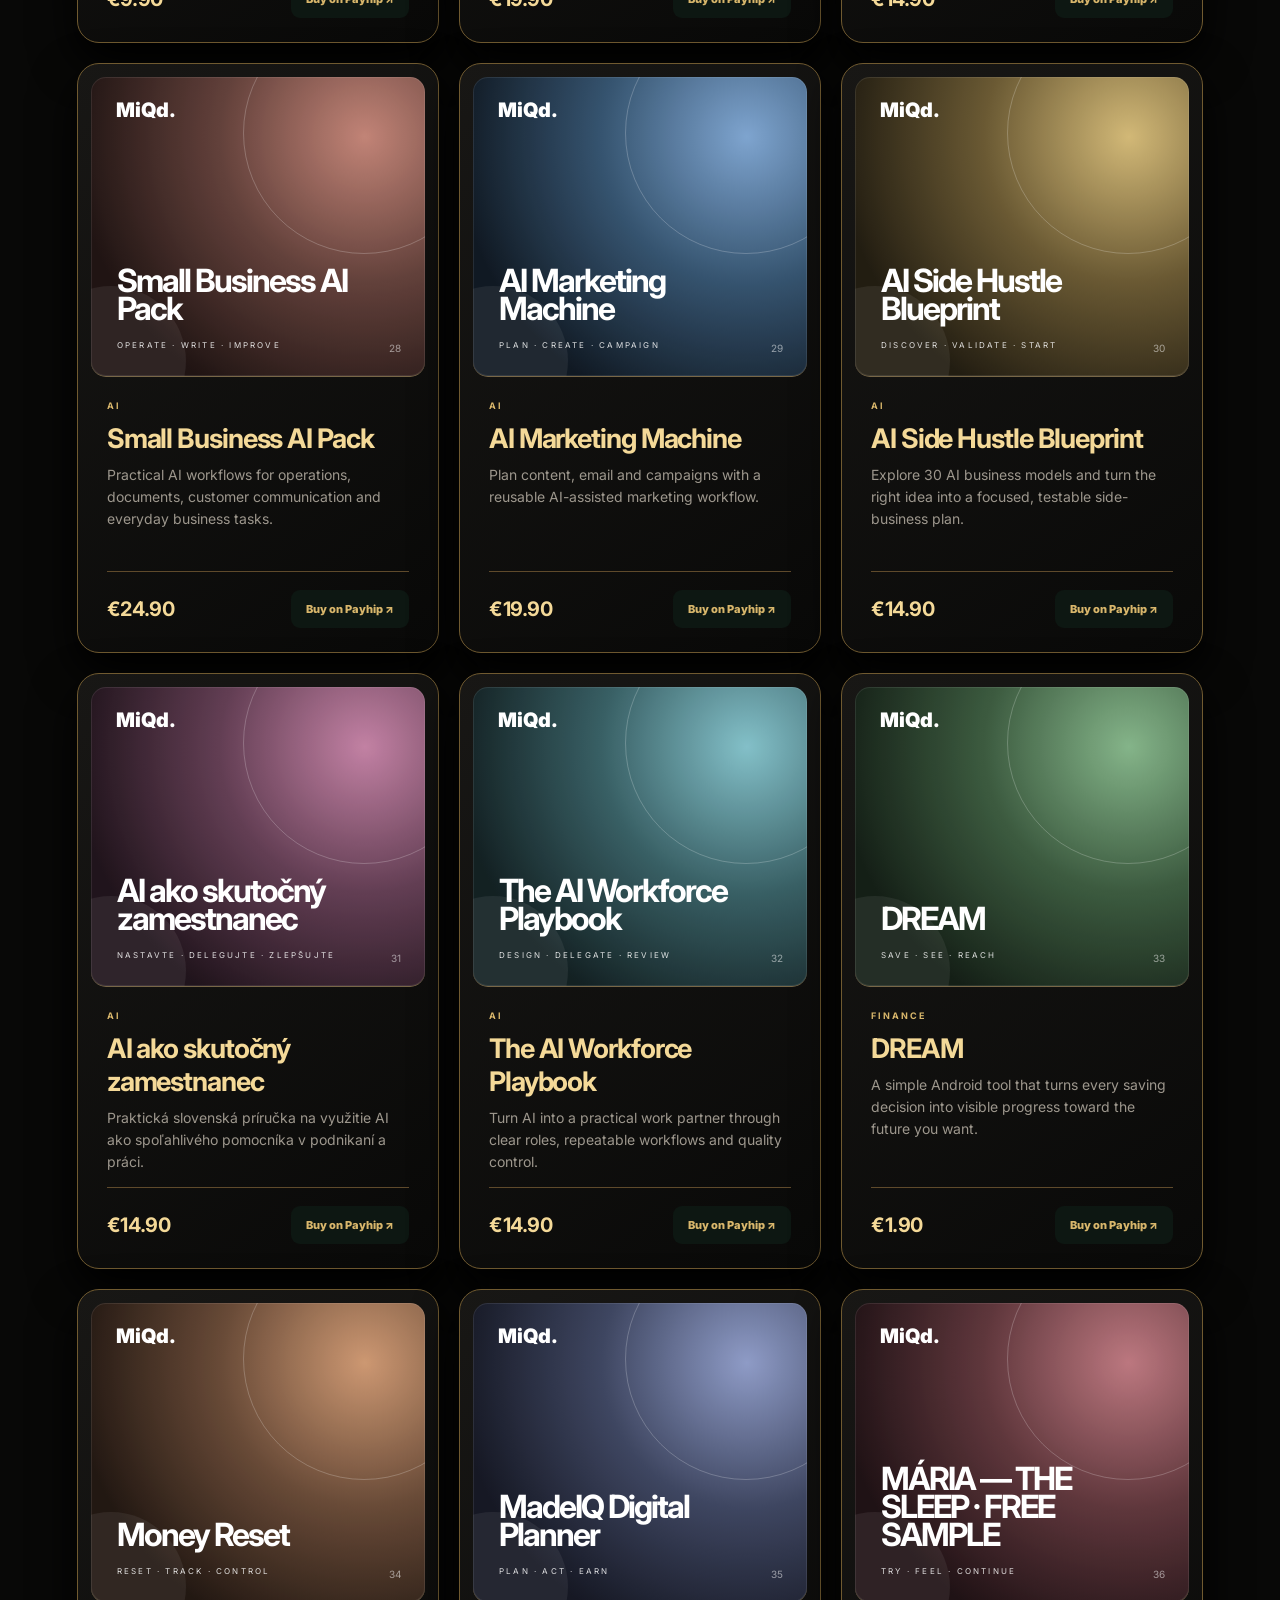
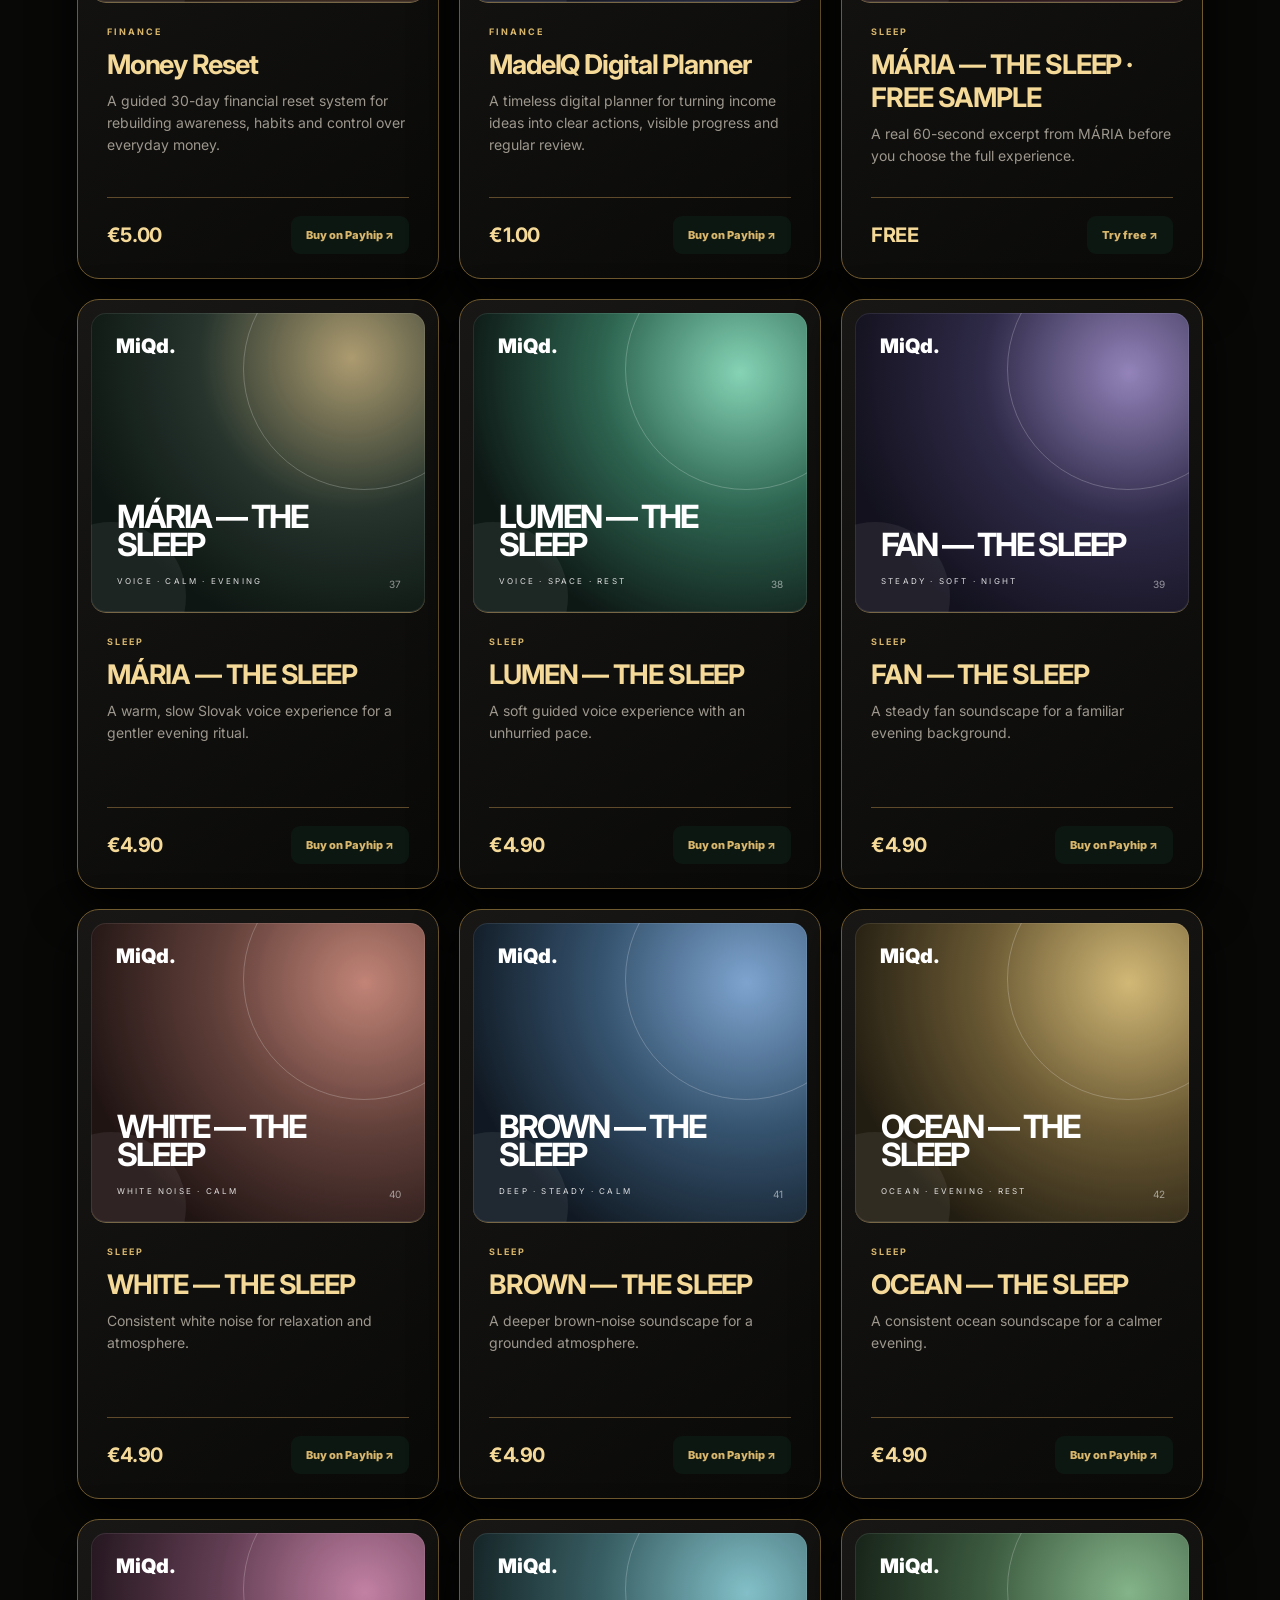
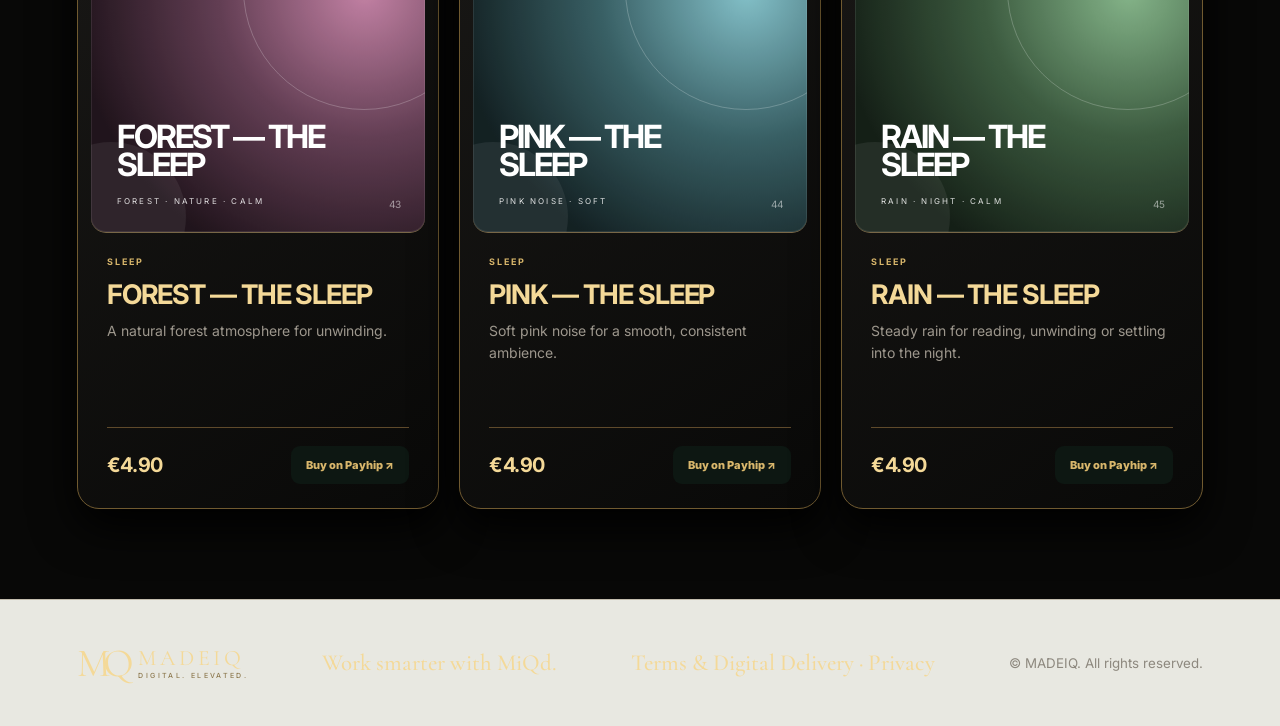
<file: products.html>
<!doctype html><html lang="en"><head><meta charset="utf-8"><meta name="viewport" content="width=device-width,initial-scale=1"><meta name="theme-color" content="#050505"><title>MADEIQ Tools — Work Smarter with MiQd</title><meta name="description" content="Explore 45 practical MiQd tools for business, work and personal progress."><link rel="canonical" href="https://madeiq-dgtl.github.io/products.html"><meta property="og:site_name" content="MiQd"><meta property="og:title" content="MADEIQ Tools — Work Smarter with MiQd"><meta property="og:description" content="Explore practical MiQd tools for business, work and personal progress."><meta property="og:url" content="https://madeiq-dgtl.github.io/products.html"><meta property="og:type" content="website"><meta name="twitter:card" content="summary"><meta name="twitter:title" content="MADEIQ Tools — Work Smarter with MiQd"><meta name="twitter:description" content="Explore practical MiQd tools for business, work and personal progress."><link rel="stylesheet" href="styles.css"><link rel="stylesheet" href="catalog.css"><link rel="stylesheet" href="luxury.css?v=1"></head><body class="catalog-page">
<header class="nav"><a class="wordmark" href="index.html" aria-label="MADEIQ home"><span class="mq">MQ</span><span>MADEIQ<small>DIGITAL. ELEVATED.</small></span></a><nav><a href="index.html" data-en="Home" data-sk="Domov">Home</a><a class="nav-buy" href="https://payhip.com/u17869956326311187072895?utm_source=website&utm_medium=catalog_nav&utm_campaign=miqd_store" target="_blank" rel="noopener">Payhip ↗</a><div class="language"><button id="langToggle" class="globe" aria-label="Choose language" aria-expanded="false">🌐</button><div id="langMenu" class="lang-menu"><button data-lang="en">English <b>EN</b></button><button data-lang="sk">Slovenčina <b>SK</b></button></div></div></nav></header>
<main><section class="catalog-hero section"><div class="eyebrow"><i></i><span data-en="THE COMPLETE MADEIQ COLLECTION" data-sk="KOMPLETNÁ KOLEKCIA MADEIQ">THE COMPLETE MADEIQ COLLECTION</span></div><h1 data-en="Premium tools.<br><em>Built for real work.</em>" data-sk="Prémiové nástroje.<br><em>Pre skutočnú prácu.</em>">Premium tools.<br><em>Built for real work.</em></h1><p data-en="Choose the problem slowing you down. Every button opens the exact Payhip offer where you can see current details, availability and purchase options." data-sk="Vyberte problém, ktorý vás spomaľuje. Každé tlačidlo otvorí presnú ponuku Payhip s aktuálnymi detailmi, dostupnosťou a možnosťou nákupu.">Choose the problem slowing you down. Every button opens the exact Payhip offer where you can see current details, availability and purchase options.</p><a class="button gold" href="#catalog" data-en="Explore all 45 ↓" data-sk="Prezrieť všetkých 45 ↓">Explore all 45 ↓</a></section>
<section id="catalog" class="catalog section"><div class="catalog-top"><div><span data-en="45 TOOLS IN THE CATALOG" data-sk="45 NÁSTROJOV V KATALÓGU">45 TOOLS IN THE CATALOG</span><h2 data-en="Find your next system." data-sk="Nájdite svoj ďalší systém.">Find your next system.</h2></div><div class="filters" role="group" aria-label="Product filters"><button class="active" data-filter="all" data-en="All" data-sk="Všetky">All</button><button data-filter="sleep">THE SLEEP</button><button data-filter="business" data-en="Business" data-sk="Podnikanie">Business</button><button data-filter="finance" data-en="Money" data-sk="Financie">Money</button><button data-filter="ai">AI & content</button><button data-filter="career" data-en="Career" data-sk="Kariéra">Career</button></div></div><div id="productGrid" class="catalog-grid"></div><noscript>Please enable JavaScript to view the product catalog.</noscript></section></main>
<footer><a class="wordmark" href="index.html"><span class="mq">MQ</span><span>MADEIQ<small>DIGITAL. ELEVATED.</small></span></a><p>Work smarter with MiQd.</p><p><a href="terms.html">Terms &amp; Digital Delivery</a> · <a href="privacy.html">Privacy</a></p><small>© MADEIQ. All rights reserved.</small></footer><script src="script.js?v=37" defer></script></body></html>
</file>
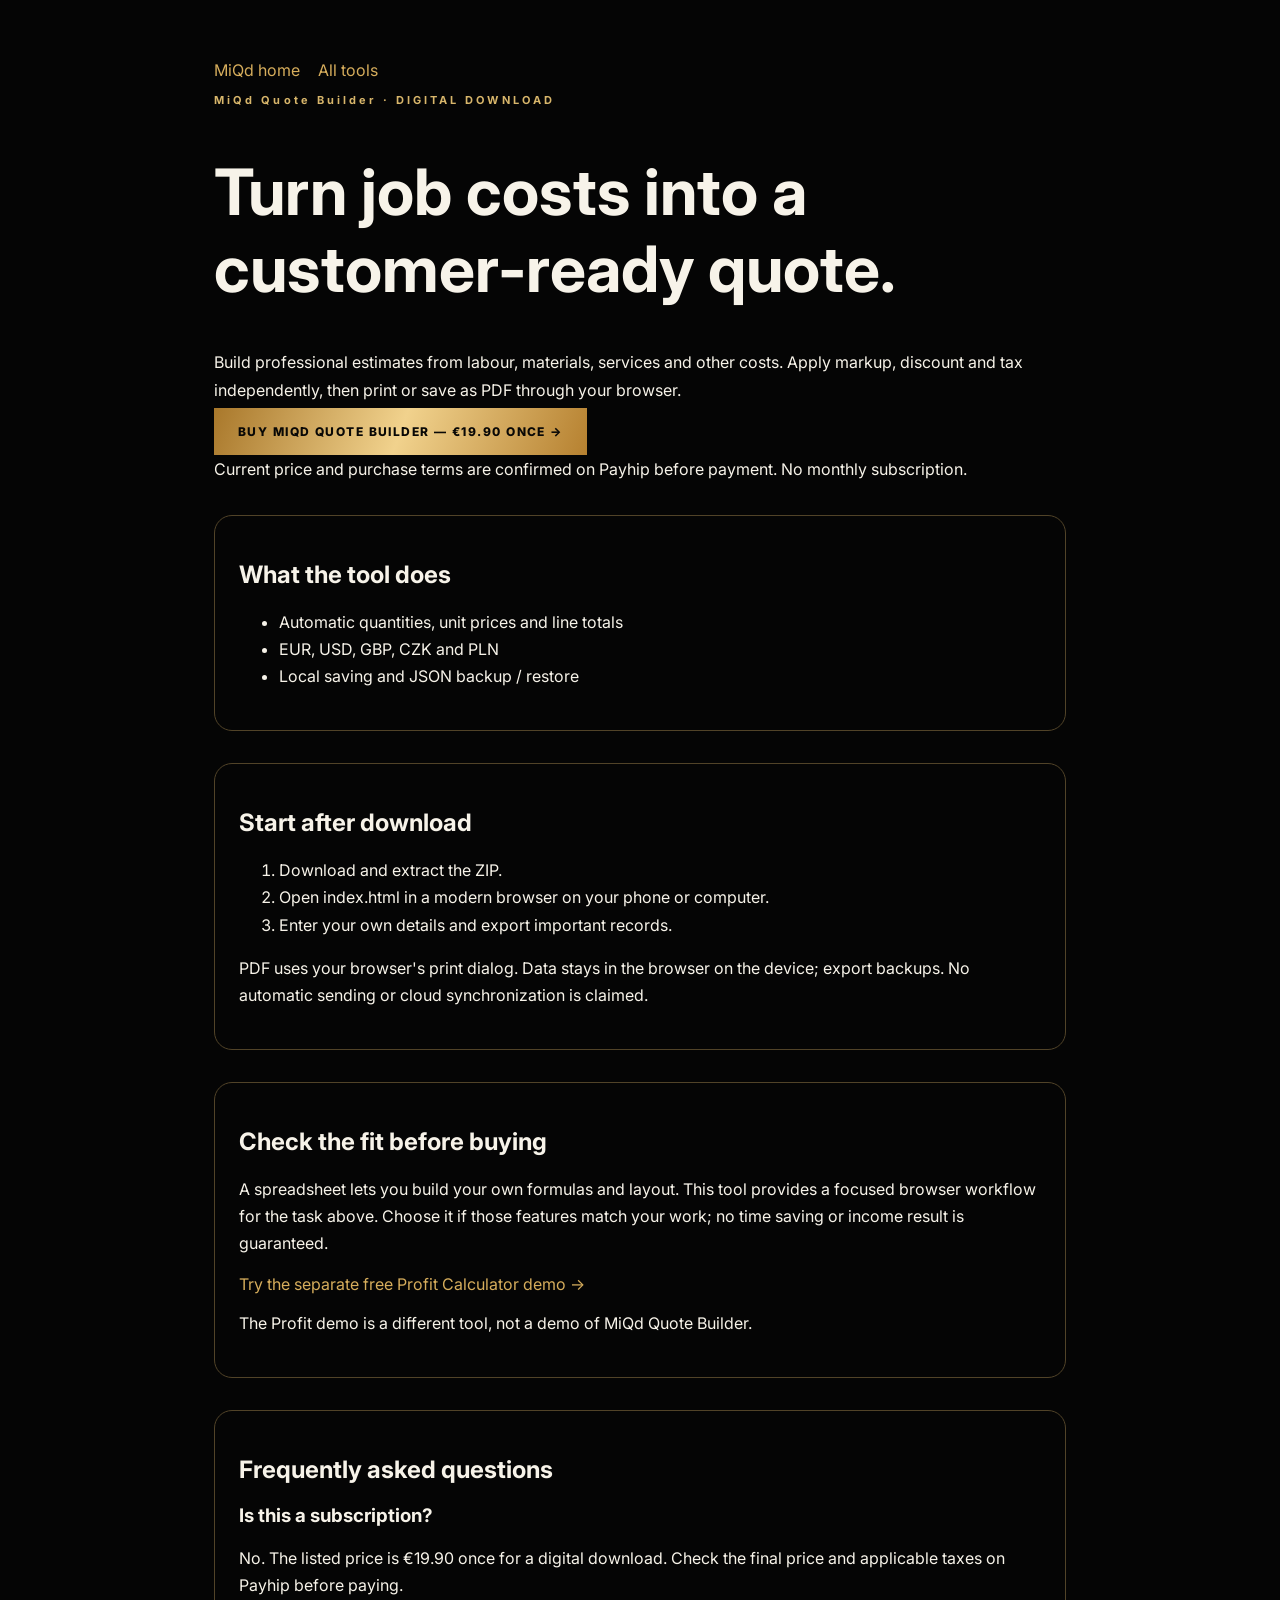
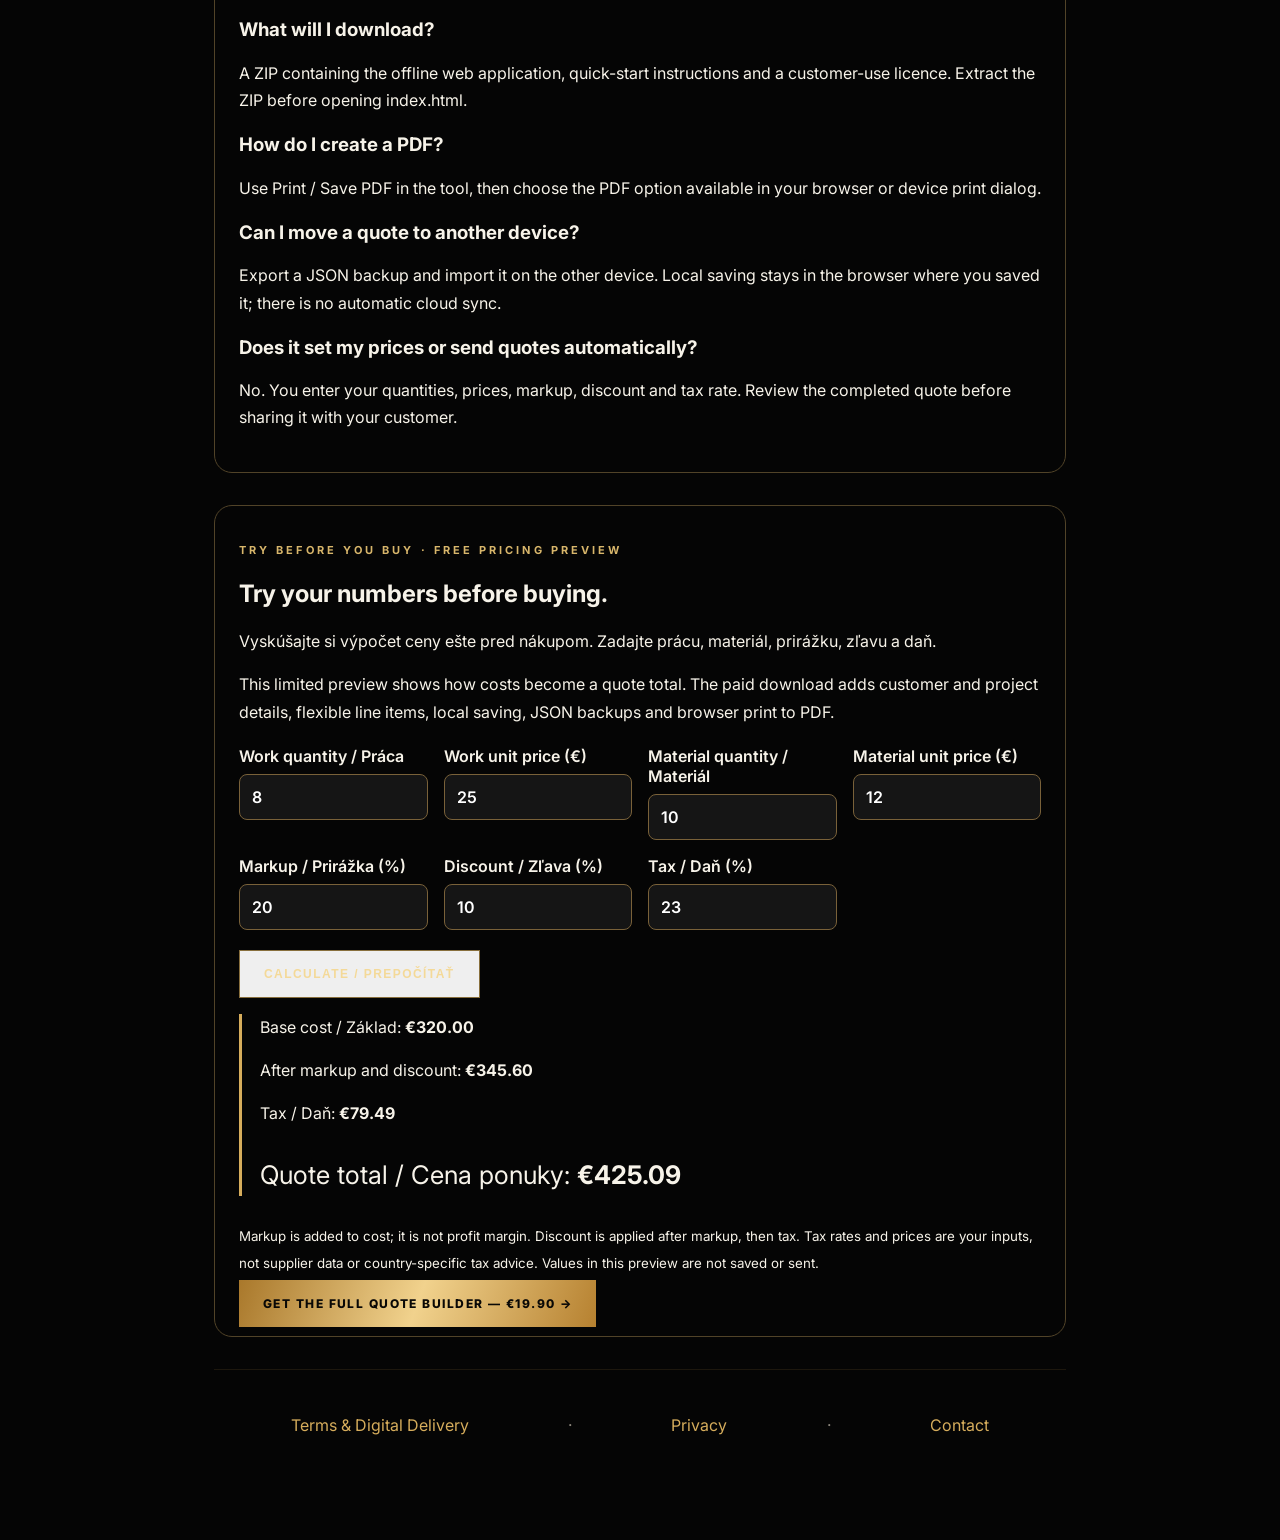
<file: quote-builder.html>
<!doctype html><html lang="en"><head><meta charset="utf-8"><meta name="viewport" content="width=device-width,initial-scale=1"><title>MiQd Quote Builder — €19.90 once</title><meta name="description" content="Build professional estimates from labour, materials, services and other costs. Apply markup, discount and tax independently, then print or save as PDF through your browser."><link rel="canonical" href="https://madeiq-dgtl.github.io/quote-builder.html"><meta property="og:title" content="MiQd Quote Builder"><meta property="og:description" content="Build professional estimates from labour, materials, services and other costs. Apply markup, discount and tax independently, then print or save as PDF through your browser."><meta property="og:url" content="https://madeiq-dgtl.github.io/quote-builder.html"><meta property="og:type" content="website"><link rel="stylesheet" href="luxury.css?v=1"><script type="application/ld+json">{"@context":"https://schema.org","@type":"SoftwareApplication","name":"MiQd Quote Builder","applicationCategory":"BusinessApplication","operatingSystem":"Modern web browser","description":"Build professional estimates from labour, materials, services and other costs. Apply markup, discount and tax independently, then print or save as PDF through your browser.","url":"https://madeiq-dgtl.github.io/quote-builder.html","offers":{"@type":"Offer","price":"19.90","priceCurrency":"EUR","url":"https://payhip.com/b/bRwxD"},"featureList":["Automatic line totals","Independent markup, discount and tax","Browser print to PDF","Local saving and JSON backup","EUR, USD, GBP, CZK and PLN"]}</script><style>main{max-width:900px;margin:auto;padding:60px 24px}h1{font-size:clamp(32px,6vw,64px)}p,li{line-height:1.7}section{margin:32px 0;padding:24px;border:1px solid #514328;border-radius:18px}a{color:#d6ad5c}.button{max-width:100%;white-space:normal}nav{display:flex;gap:18px;flex-wrap:wrap}.preview-fields{display:grid;grid-template-columns:repeat(auto-fit,minmax(180px,1fr));gap:16px;margin:20px 0}.preview-fields label{display:block;font-weight:600}.preview-fields input{display:block;width:100%;box-sizing:border-box;background:#151515;color:#fff;border:1px solid #796139;border-radius:8px;padding:12px;margin-top:8px;font:inherit}button{cursor:pointer}#preview-error{color:#ffbdad}#preview-result{border-left:3px solid #d6ad5c;padding-left:18px}[hidden]{display:none!important}</style></head><body><main><nav><a href="index.html">MiQd home</a><a href="products.html">All tools</a></nav><p class="kicker">MiQd Quote Builder · DIGITAL DOWNLOAD</p><h1>Turn job costs into a customer-ready quote.</h1><p>Build professional estimates from labour, materials, services and other costs. Apply markup, discount and tax independently, then print or save as PDF through your browser.</p><a class="button gold" href="https://payhip.com/b/bRwxD?utm_source=miqd_website&amp;utm_medium=product_page&amp;utm_campaign=first_revenue&amp;utm_content=quote-builder" target="_blank" rel="noopener">BUY MiQd Quote Builder — €19.90 once →</a><p>Current price and purchase terms are confirmed on Payhip before payment. No monthly subscription.</p><section><h2>What the tool does</h2><ul><li>Automatic quantities, unit prices and line totals</li><li>EUR, USD, GBP, CZK and PLN</li><li>Local saving and JSON backup / restore</li></ul></section><section><h2>Start after download</h2><ol><li>Download and extract the ZIP.</li><li>Open index.html in a modern browser on your phone or computer.</li><li>Enter your own details and export important records.</li></ol><p>PDF uses your browser's print dialog. Data stays in the browser on the device; export backups. No automatic sending or cloud synchronization is claimed.</p></section><section><h2>Check the fit before buying</h2><p>A spreadsheet lets you build your own formulas and layout. This tool provides a focused browser workflow for the task above. Choose it if those features match your work; no time saving or income result is guaranteed.</p><a href="https://payhip.com/b/1VxyN">Try the separate free Profit Calculator demo →</a><p>The Profit demo is a different tool, not a demo of MiQd Quote Builder.</p></section><section aria-labelledby="faq-title"><h2 id="faq-title">Frequently asked questions</h2><h3>Is this a subscription?</h3><p>No. The listed price is €19.90 once for a digital download. Check the final price and applicable taxes on Payhip before paying.</p><h3>What will I download?</h3><p>A ZIP containing the offline web application, quick-start instructions and a customer-use licence. Extract the ZIP before opening index.html.</p><h3>How do I create a PDF?</h3><p>Use Print / Save PDF in the tool, then choose the PDF option available in your browser or device print dialog.</p><h3>Can I move a quote to another device?</h3><p>Export a JSON backup and import it on the other device. Local saving stays in the browser where you saved it; there is no automatic cloud sync.</p><h3>Does it set my prices or send quotes automatically?</h3><p>No. You enter your quantities, prices, markup, discount and tax rate. Review the completed quote before sharing it with your customer.</p></section><section id="pricing-preview" aria-labelledby="preview-title"><p class="kicker">TRY BEFORE YOU BUY · FREE PRICING PREVIEW</p><h2 id="preview-title">Try your numbers before buying.</h2><p lang="sk">Vyskúšajte si výpočet ceny ešte pred nákupom. Zadajte prácu, materiál, prirážku, zľavu a daň.</p><p>This limited preview shows how costs become a quote total. The paid download adds customer and project details, flexible line items, local saving, JSON backups and browser print to PDF.</p><form id="preview-form"><div class="preview-fields"><label>Work quantity / Práca<input id="pv-work-qty" type="number" min="0" max="10000000" step="any" value="8" required></label><label>Work unit price (€)<input id="pv-work-price" type="number" min="0" max="10000000" step="any" value="25" required></label><label>Material quantity / Materiál<input id="pv-material-qty" type="number" min="0" max="10000000" step="any" value="10" required></label><label>Material unit price (€)<input id="pv-material-price" type="number" min="0" max="10000000" step="any" value="12" required></label><label>Markup / Prirážka (%)<input id="pv-markup" type="number" min="0" max="1000" step="any" value="20" required></label><label>Discount / Zľava (%)<input id="pv-discount" type="number" min="0" max="100" step="any" value="10" required></label><label>Tax / Daň (%)<input id="pv-tax" type="number" min="0" max="100" step="any" value="23" required></label></div><button class="button outline" type="submit">Calculate / Prepočítať</button></form><div id="preview-result" aria-live="polite" aria-atomic="true"><p>Base cost / Základ: <strong id="pv-base">€320.00</strong></p><p>After markup and discount: <strong id="pv-net">€345.60</strong></p><p>Tax / Daň: <strong id="pv-tax-total">€79.49</strong></p><p style="font-size:1.6rem">Quote total / Cena ponuky: <strong id="pv-total">€425.09</strong></p></div><p id="preview-error" role="alert" hidden>Please use non-negative numbers within the shown limits. Discount must be 0–100%.</p><p><small>Markup is added to cost; it is not profit margin. Discount is applied after markup, then tax. Tax rates and prices are your inputs, not supplier data or country-specific tax advice. Values in this preview are not saved or sent.</small></p><a class="button gold" href="https://payhip.com/b/bRwxD?utm_source=miqd_website&amp;utm_medium=interactive_preview&amp;utm_campaign=first_revenue_quote&amp;utm_content=preview_buy" target="_blank" rel="noopener">GET THE FULL QUOTE BUILDER — €19.90 →</a></section><footer><a href="terms.html">Terms &amp; Digital Delivery</a> · <a href="privacy.html">Privacy</a> · <a href="https://payhip.com/u17869956326311187072895/contact">Contact</a></footer></main><script>function previewQuote(v){const base=v.workQty*v.workPrice+v.materialQty*v.materialPrice;const net=base*(1+v.markup/100)*(1-v.discount/100);const tax=net*v.tax/100;return {base,net,tax,total:net+tax};}
(function(){const form=document.getElementById('preview-form');const map={workQty:'pv-work-qty',workPrice:'pv-work-price',materialQty:'pv-material-qty',materialPrice:'pv-material-price',markup:'pv-markup',discount:'pv-discount',tax:'pv-tax'};const money=n=>'€'+n.toFixed(2);function update(e){if(e)e.preventDefault();const ok=form.checkValidity();document.getElementById('preview-error').hidden=ok;document.getElementById('preview-result').hidden=!ok;if(!ok)return;const v=Object.fromEntries(Object.entries(map).map(([k,id])=>[k,Number(document.getElementById(id).value)]));const r=previewQuote(v);document.getElementById('pv-base').textContent=money(r.base);document.getElementById('pv-net').textContent=money(r.net);document.getElementById('pv-tax-total').textContent=money(r.tax);document.getElementById('pv-total').textContent=money(r.total);}form.addEventListener('submit',update);form.addEventListener('input',update);update();})();</script></body></html>
</file>
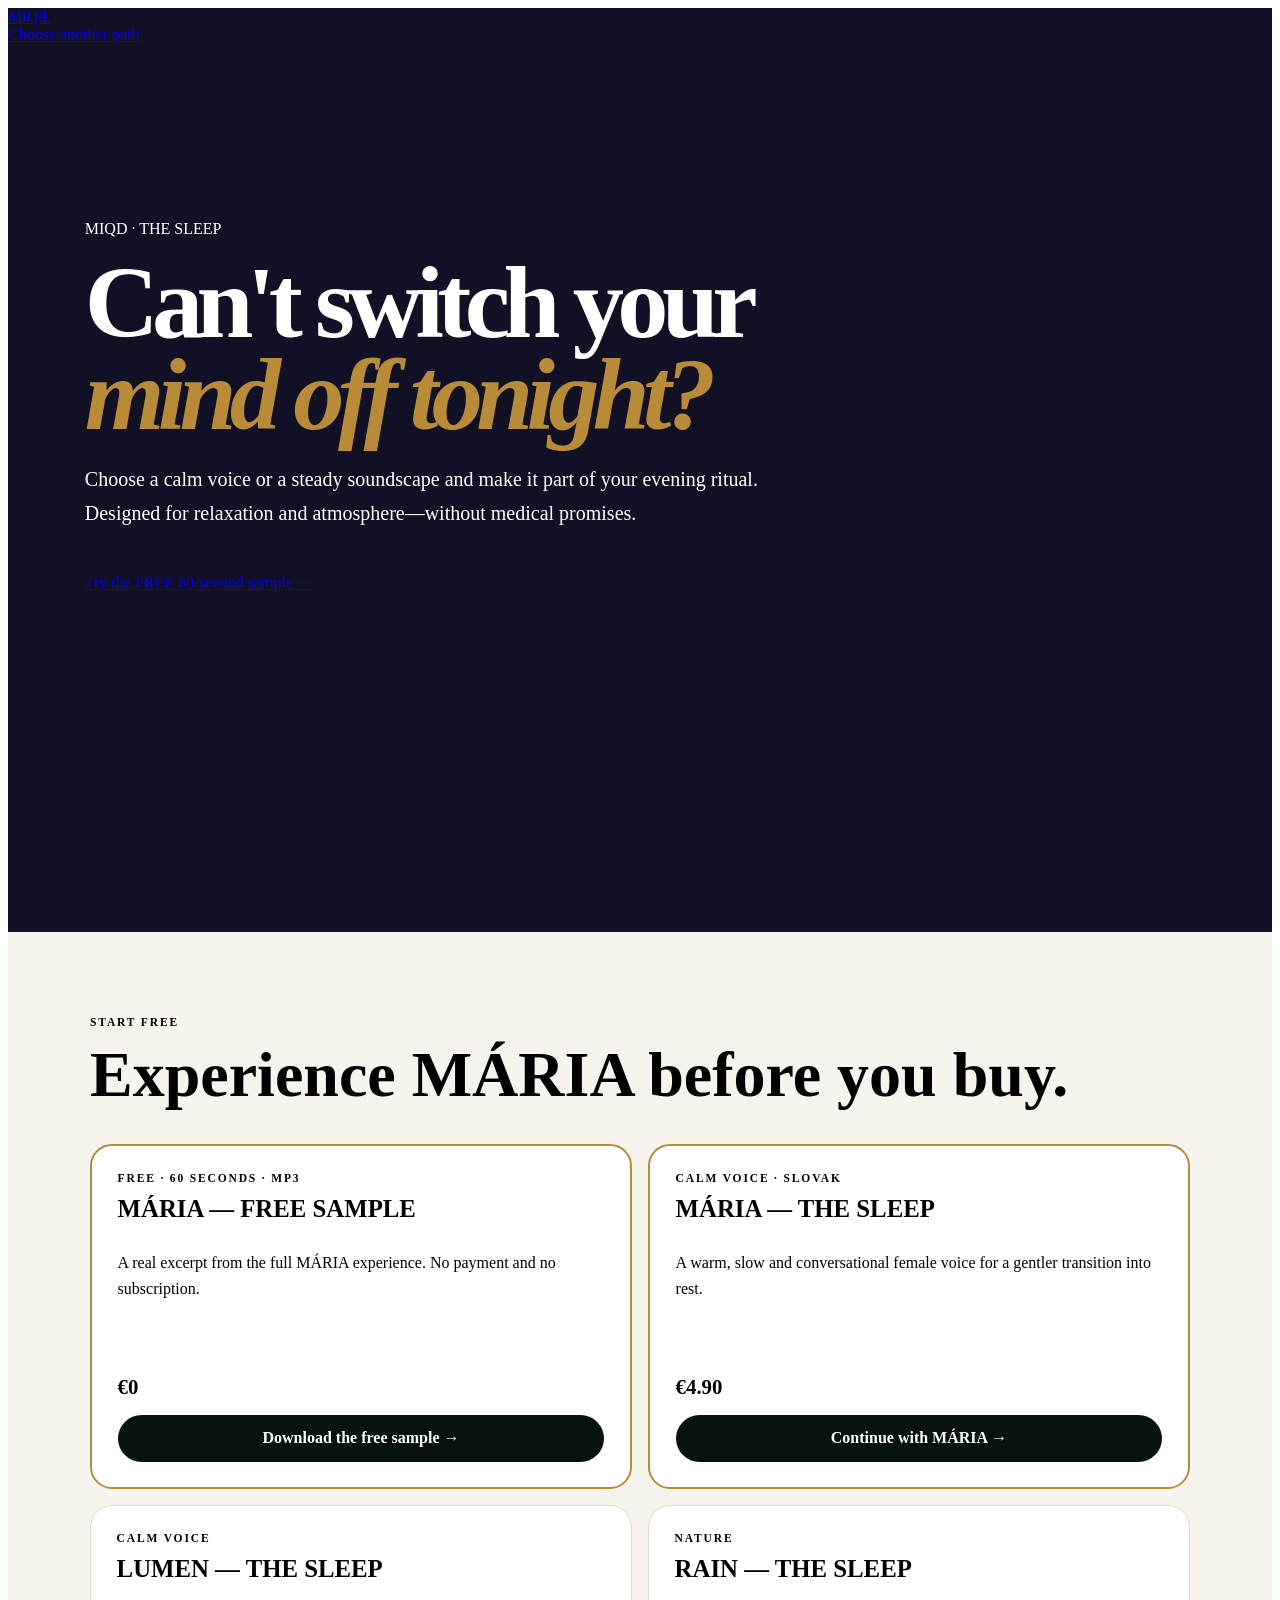
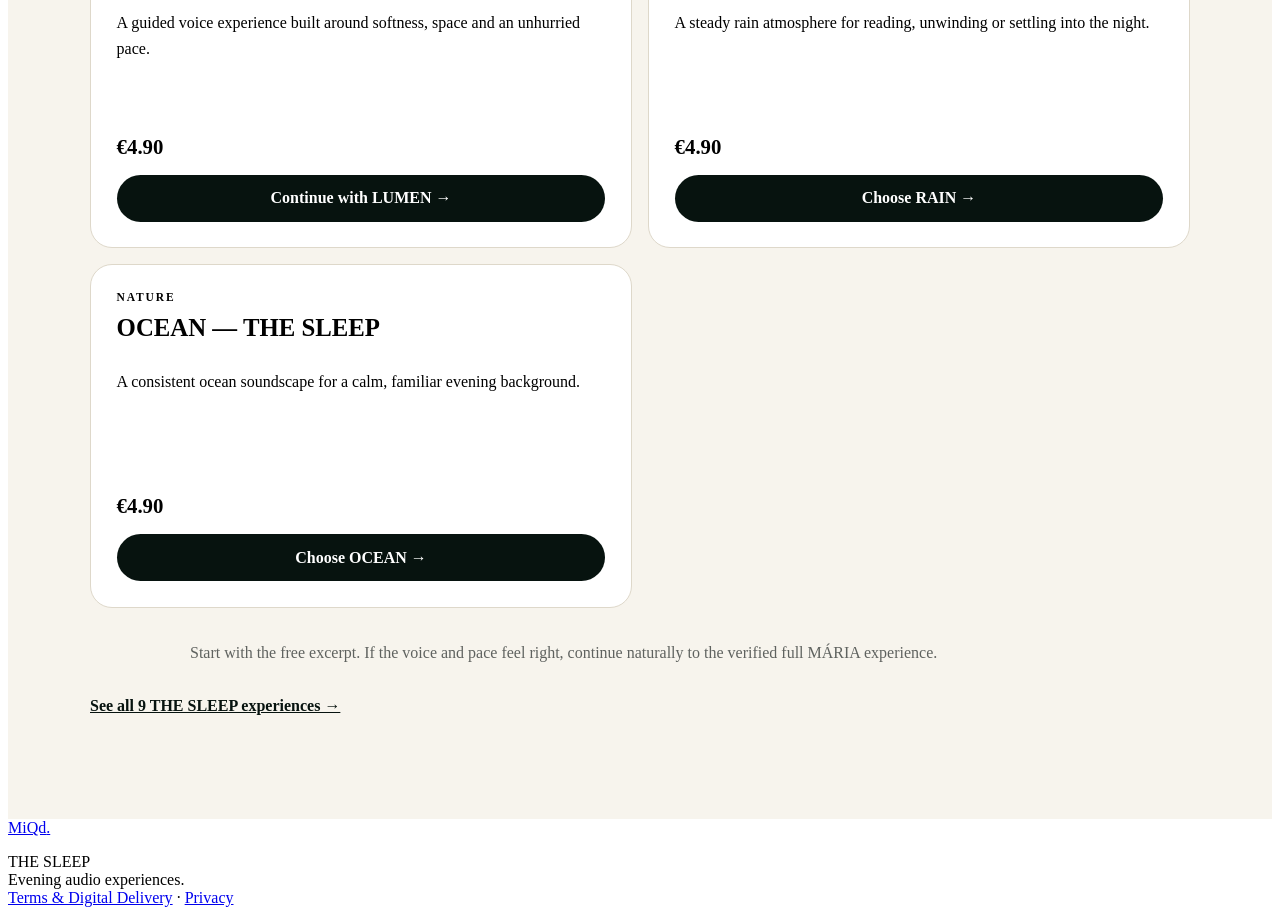
<file: sleep.html>
<!doctype html><html lang="en"><head><meta charset="utf-8"><meta name="viewport" content="width=device-width,initial-scale=1"><meta name="theme-color" content="#111024"><title>MiQd THE SLEEP — Find Your Evening Sound</title><meta name="description" content="Calming voices and soundscapes for relaxation, atmosphere and a gentler evening ritual."><link rel="canonical" href="https://madeiq-dgtl.github.io/sleep.html"><meta property="og:site_name" content="MiQd"><meta property="og:title" content="MiQd THE SLEEP — Find Your Evening Sound"><meta property="og:description" content="Calming voices and soundscapes for relaxation, atmosphere and a gentler evening ritual."><meta property="og:type" content="website"><meta property="og:url" content="https://madeiq-dgtl.github.io/sleep.html"><meta name="twitter:card" content="summary"><meta name="twitter:title" content="MiQd THE SLEEP — Find Your Evening Sound"><meta name="twitter:description" content="Calming voices and soundscapes for relaxation, atmosphere and a gentler evening ritual."><link rel="stylesheet" href="funnel.css"></head><body class="sleep-page">
<header class="nav"><a class="brand" href="index.html">MiQd<span>.</span></a><nav><a href="index.html">Choose another path</a></nav></header>
<main><section class="funnel-hero"><div class="eyebrow"><i></i>MIQD · THE SLEEP</div><h1>Can't switch your<br><em>mind off tonight?</em></h1><p>Choose a calm voice or a steady soundscape and make it part of your evening ritual. Designed for relaxation and atmosphere—without medical promises.</p><a class="primary" href="https://payhip.com/b/C7pOr?utm_source=website&utm_medium=sleep_funnel&utm_campaign=free_maria_sample" target="_blank" rel="noopener">Try the FREE 60-second sample →</a></section>
<section id="choose" class="offer-section"><div class="offer-head"><span>START FREE</span><h2>Experience MÁRIA before you buy.</h2></div><div class="offer-grid"><article class="offer-card featured-offer"><small>FREE · 60 SECONDS · MP3</small><h3>MÁRIA — FREE SAMPLE</h3><p>A real excerpt from the full MÁRIA experience. No payment and no subscription.</p><strong>€0</strong><a href="https://payhip.com/b/C7pOr?utm_source=website&utm_medium=sleep_funnel&utm_campaign=free_maria_sample" target="_blank" rel="noopener">Download the free sample →</a></article>
<article class="offer-card featured-offer"><small>CALM VOICE · SLOVAK</small><h3>MÁRIA — THE SLEEP</h3><p>A warm, slow and conversational female voice for a gentler transition into rest.</p><strong>€4.90</strong><a href="https://payhip.com/b/eAlrk?utm_source=website&utm_medium=sleep_funnel&utm_campaign=maria" target="_blank" rel="noopener">Continue with MÁRIA →</a></article>
<article class="offer-card"><small>CALM VOICE</small><h3>LUMEN — THE SLEEP</h3><p>A guided voice experience built around softness, space and an unhurried pace.</p><strong>€4.90</strong><a href="https://payhip.com/b/EHK3I?utm_source=website&utm_medium=sleep_funnel&utm_campaign=lumen" target="_blank" rel="noopener">Continue with LUMEN →</a></article>
<article class="offer-card"><small>NATURE</small><h3>RAIN — THE SLEEP</h3><p>A steady rain atmosphere for reading, unwinding or settling into the night.</p><strong>€4.90</strong><a href="https://payhip.com/b/LAJkg?utm_source=website&utm_medium=sleep_funnel&utm_campaign=rain" target="_blank" rel="noopener">Choose RAIN →</a></article>
<article class="offer-card"><small>NATURE</small><h3>OCEAN — THE SLEEP</h3><p>A consistent ocean soundscape for a calm, familiar evening background.</p><strong>€4.90</strong><a href="https://payhip.com/b/wz36S?utm_source=website&utm_medium=sleep_funnel&utm_campaign=ocean" target="_blank" rel="noopener">Choose OCEAN →</a></article>
</div><p class="funnel-note">Start with the free excerpt. If the voice and pace feel right, continue naturally to the verified full MÁRIA experience.</p>
<a class="secondary-link" href="products.html?filter=sleep">See all 9 THE SLEEP experiences →</a></section></main>
<footer><a class="brand" href="index.html">MiQd<span>.</span></a><p>THE SLEEP<br>Evening audio experiences.<br><a href="terms.html">Terms &amp; Digital Delivery</a> · <a href="privacy.html">Privacy</a></p></footer></body></html>
</file>
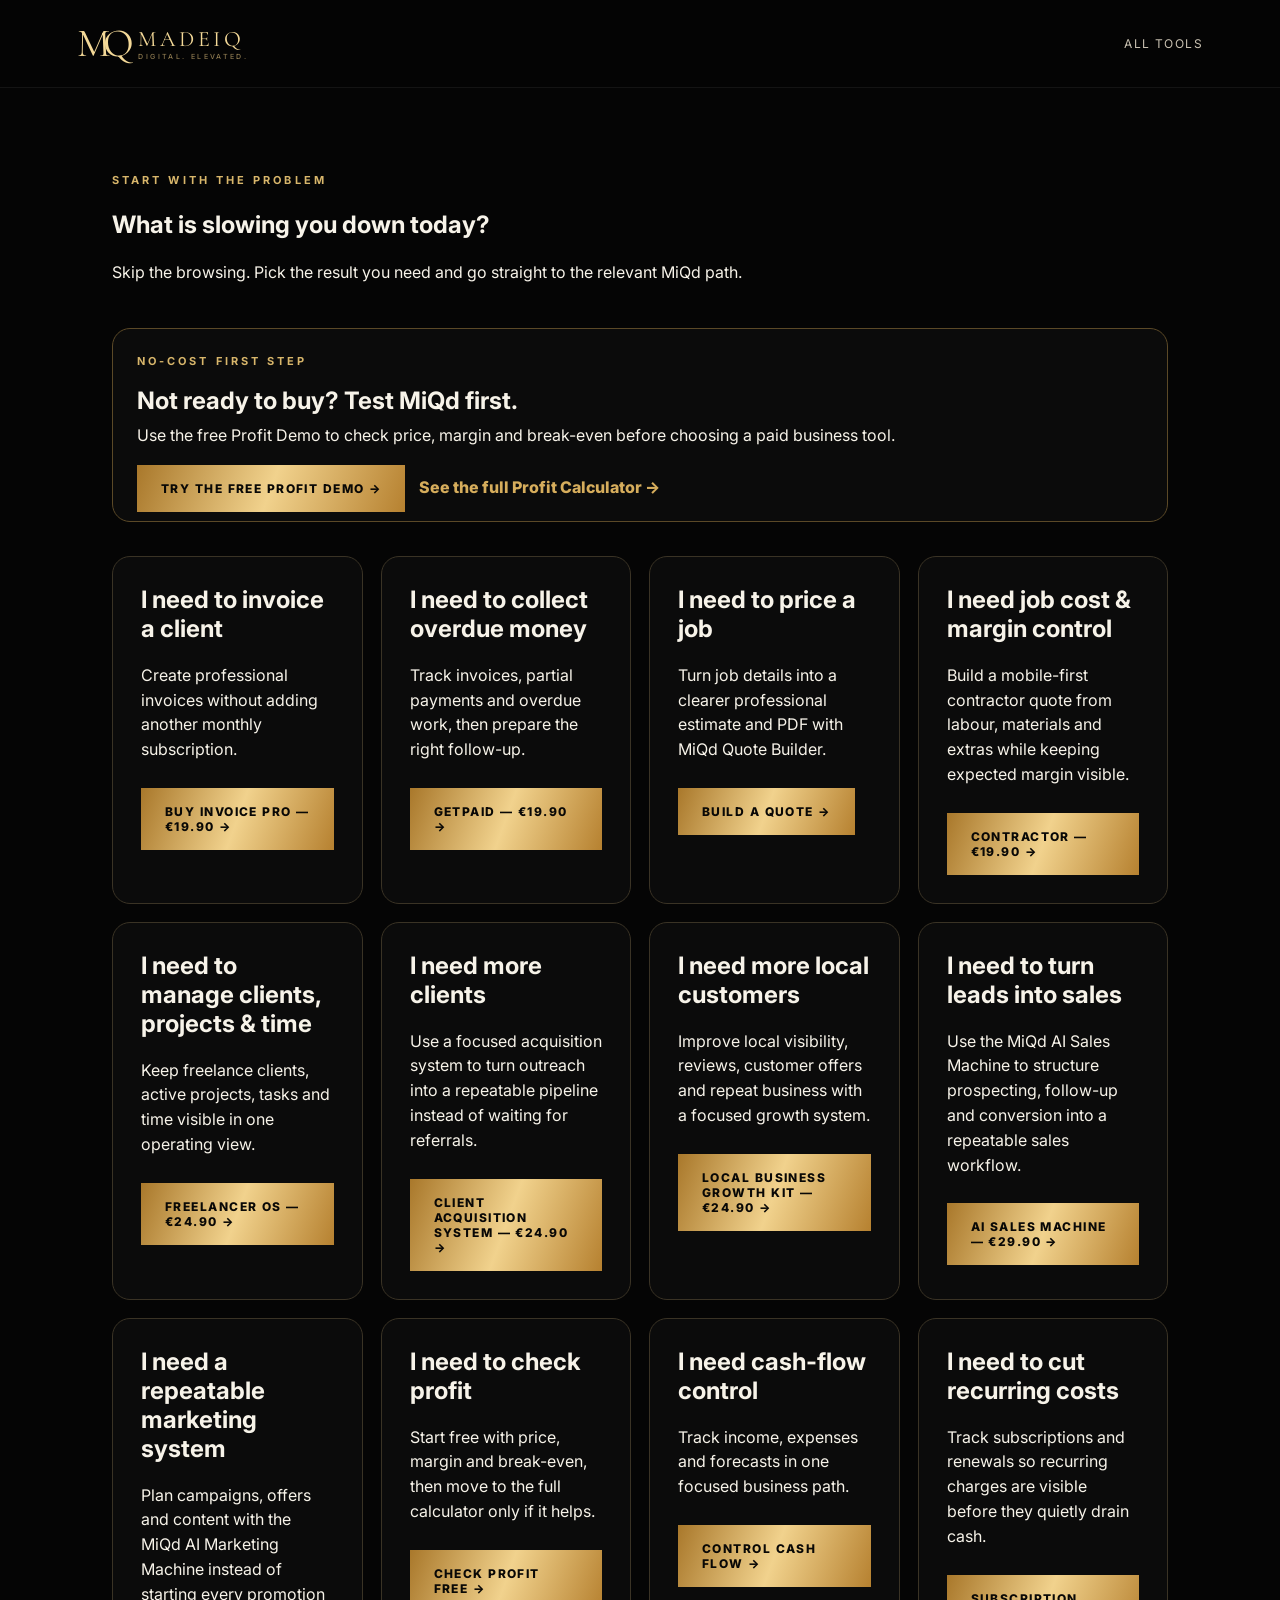
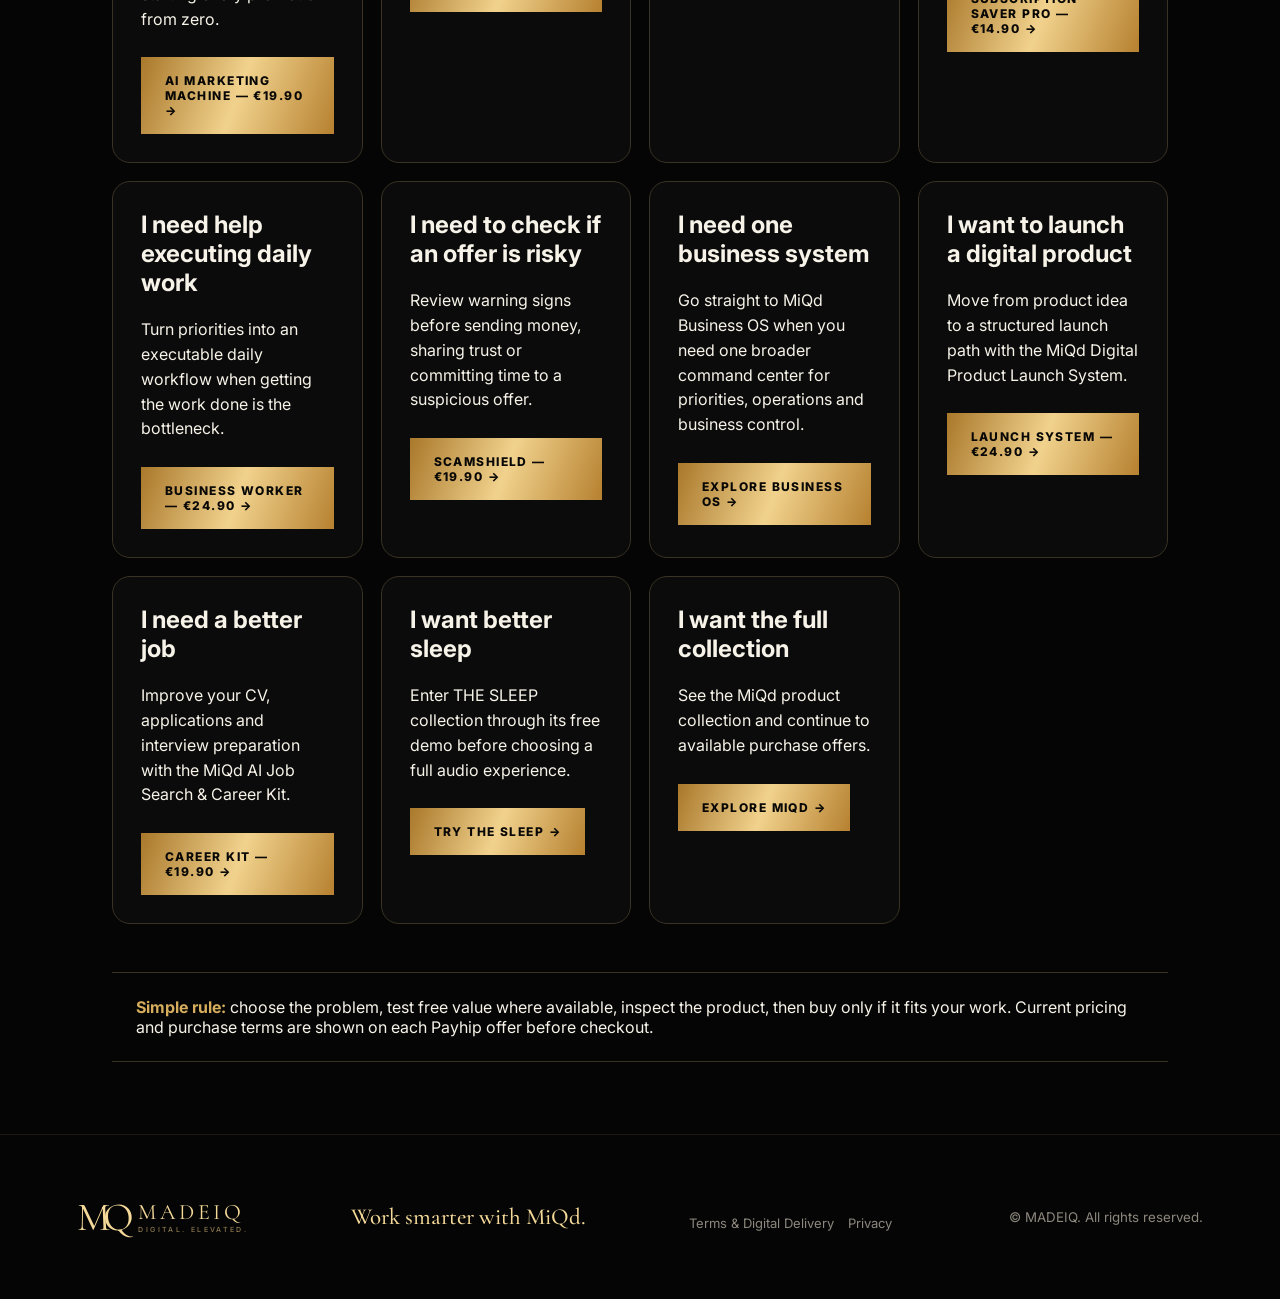
<file: start.html>
<!doctype html><html lang="en"><head><meta charset="utf-8"><meta name="viewport" content="width=device-width,initial-scale=1"><meta name="theme-color" content="#050505"><title>Start with MiQd — Choose the tool for the job</title><meta name="description" content="Choose what is slowing you down and go directly to the relevant MiQd tool or product collection."><link rel="canonical" href="https://madeiq-dgtl.github.io/start.html"><meta property="og:site_name" content="MiQd"><meta property="og:title" content="Start with MiQd — Choose the tool for the job"><meta property="og:description" content="Choose the problem. Test free value where available. Continue only to the MiQd tool that fits."><meta property="og:type" content="website"><meta property="og:url" content="https://madeiq-dgtl.github.io/start.html"><meta name="twitter:card" content="summary"><meta name="twitter:title" content="Start with MiQd — Choose the tool for the job"><meta name="twitter:description" content="Choose the problem. Test free value where available. Continue only to the MiQd tool that fits."><script type="application/ld+json">{"@context":"https://schema.org","@type":"WebPage","name":"Start with MiQd — Choose the tool for the job","description":"Choose what is slowing you down and go directly to the relevant MiQd tool or product collection.","url":"https://madeiq-dgtl.github.io/start.html","isPartOf":{"@type":"WebSite","name":"MiQd","url":"https://madeiq-dgtl.github.io/"},"about":{"@type":"Brand","name":"MiQd"}}</script><link rel="stylesheet" href="luxury.css?v=1"><style>main{max-width:1100px;margin:auto;padding:72px 22px}.intro{max-width:760px;margin-bottom:42px}.intro p{line-height:1.7}.quickstart{margin:0 0 34px;padding:24px;border:1px solid #5b4927;border-radius:18px;background:#0b0b0b}.quickstart h2{margin:0 0 8px}.quickstart p{margin:0 0 16px;line-height:1.6}.quickstart .secondary-link{display:inline-block;margin:12px 0 0 14px;color:#d6ad5c;font-weight:800;text-decoration:none}.choices{display:grid;grid-template-columns:repeat(auto-fit,minmax(240px,1fr));gap:18px}.choice{border:1px solid #3a3325;border-radius:18px;padding:28px;background:#0b0b0b}.choice h2{margin-top:0}.choice p{min-height:72px;line-height:1.55}.choice a{display:inline-block;margin-top:10px}.trust{margin-top:48px;padding:24px;border-top:1px solid #3a3325;border-bottom:1px solid #3a3325}.trust strong{color:#d6ad5c}.legal{margin-top:12px;font-size:13px}.legal a{margin-right:14px}</style></head><body><header class="nav"><a class="wordmark" href="index.html" aria-label="MADEIQ home"><span class="mq">MQ</span><span>MADEIQ<small>DIGITAL. ELEVATED.</small></span></a><nav><a href="products.html">All tools</a></nav></header><main><section class="intro"><p class="kicker">START WITH THE PROBLEM</p><h1>What is slowing you down today?</h1><p>Skip the browsing. Pick the result you need and go straight to the relevant MiQd path.</p></section><section class="quickstart"><p class="kicker">NO-COST FIRST STEP</p><h2>Not ready to buy? Test MiQd first.</h2><p>Use the free Profit Demo to check price, margin and break-even before choosing a paid business tool.</p><a class="button gold" href="https://payhip.com/b/1VxyN?utm_source=miqd_website&utm_medium=funnel&utm_campaign=start_free_demo&utm_content=quickstart" target="_blank" rel="noopener">Try the FREE Profit Demo →</a><a class="secondary-link" href="business.html?tool=profit&utm_source=miqd_website&utm_medium=funnel&utm_campaign=start_free_to_paid&utm_content=quickstart#profit">See the full Profit Calculator →</a></section><section class="choices"><article class="choice"><h2>I need to invoice a client</h2><p>Create professional invoices without adding another monthly subscription.</p><a class="button gold" href="https://payhip.com/b/F2ZfV?utm_source=miqd_website&utm_medium=funnel&utm_campaign=start_invoice&utm_content=invoice_problem" target="_blank" rel="noopener">Buy Invoice Pro — €19.90 →</a></article><article class="choice"><h2>I need to collect overdue money</h2><p>Track invoices, partial payments and overdue work, then prepare the right follow-up.</p><a class="button gold" href="https://payhip.com/b/QXaLJ?utm_source=miqd_website&utm_medium=funnel&utm_campaign=start_getpaid&utm_content=overdue_problem" target="_blank" rel="noopener">GetPaid — €19.90 →</a></article><article class="choice"><h2>I need to price a job</h2><p>Turn job details into a clearer professional estimate and PDF with MiQd Quote Builder.</p><a class="button gold" href="https://payhip.com/b/bRwxD?utm_source=miqd_website&utm_medium=funnel&utm_campaign=start_quote&utm_content=quote_problem" target="_blank" rel="noopener">Build a quote →</a></article><article class="choice"><h2>I need job cost &amp; margin control</h2><p>Build a mobile-first contractor quote from labour, materials and extras while keeping expected margin visible.</p><a class="button gold" href="https://payhip.com/b/HLZ4f?utm_source=miqd_website&utm_medium=funnel&utm_campaign=start_contractor&utm_content=contractor_problem" target="_blank" rel="noopener">Contractor — €19.90 →</a></article><article class="choice"><h2>I need to manage clients, projects &amp; time</h2><p>Keep freelance clients, active projects, tasks and time visible in one operating view.</p><a class="button gold" href="https://payhip.com/b/pTE0s?utm_source=miqd_website&utm_medium=funnel&utm_campaign=start_freelancer_os&utm_content=client_project_problem" target="_blank" rel="noopener">Freelancer OS — €24.90 →</a></article><article class="choice"><h2>I need more clients</h2><p>Use a focused acquisition system to turn outreach into a repeatable pipeline instead of waiting for referrals.</p><a class="button gold" href="https://payhip.com/b/rPq7T?utm_source=miqd_website&utm_medium=funnel&utm_campaign=start_client_acquisition&utm_content=client_problem" target="_blank" rel="noopener">Client Acquisition System — €24.90 →</a></article><article class="choice"><h2>I need more local customers</h2><p>Improve local visibility, reviews, customer offers and repeat business with a focused growth system.</p><a class="button gold" href="https://payhip.com/b/p1OJ2?utm_source=miqd_website&utm_medium=funnel&utm_campaign=start_local_business_growth&utm_content=local_customer_problem" target="_blank" rel="noopener">Local Business Growth Kit — €24.90 →</a></article><article class="choice"><h2>I need to turn leads into sales</h2><p>Use the MiQd AI Sales Machine to structure prospecting, follow-up and conversion into a repeatable sales workflow.</p><a class="button gold" href="https://payhip.com/b/pPAxI?utm_source=miqd_website&utm_medium=funnel&utm_campaign=start_ai_sales_machine&utm_content=sales_problem" target="_blank" rel="noopener">AI Sales Machine — €29.90 →</a></article><article class="choice"><h2>I need a repeatable marketing system</h2><p>Plan campaigns, offers and content with the MiQd AI Marketing Machine instead of starting every promotion from zero.</p><a class="button gold" href="https://payhip.com/b/0XLVd?utm_source=miqd_website&utm_medium=funnel&utm_campaign=start_ai_marketing_machine&utm_content=marketing_problem" target="_blank" rel="noopener">AI Marketing Machine — €19.90 →</a></article><article class="choice"><h2>I need to check profit</h2><p>Start free with price, margin and break-even, then move to the full calculator only if it helps.</p><a class="button gold" href="https://payhip.com/b/1VxyN?utm_source=miqd_website&utm_medium=funnel&utm_campaign=start_profit&utm_content=profit_problem" target="_blank" rel="noopener">Check profit FREE →</a></article><article class="choice"><h2>I need cash-flow control</h2><p>Track income, expenses and forecasts in one focused business path.</p><a class="button gold" href="https://payhip.com/b/0Xib4?utm_source=miqd_website&utm_medium=funnel&utm_campaign=start_cashflow&utm_content=cashflow_problem" target="_blank" rel="noopener">Control cash flow →</a></article><article class="choice"><h2>I need to cut recurring costs</h2><p>Track subscriptions and renewals so recurring charges are visible before they quietly drain cash.</p><a class="button gold" href="https://payhip.com/b/XU8yF?utm_source=miqd_website&utm_medium=funnel&utm_campaign=start_subscription_saver&utm_content=recurring_cost_problem" target="_blank" rel="noopener">Subscription Saver Pro — €14.90 →</a></article><article class="choice"><h2>I need help executing daily work</h2><p>Turn priorities into an executable daily workflow when getting the work done is the bottleneck.</p><a class="button gold" href="https://payhip.com/b/MWSo0?utm_source=miqd_website&utm_medium=funnel&utm_campaign=start_business_worker&utm_content=execution_problem" target="_blank" rel="noopener">Business Worker — €24.90 →</a></article><article class="choice"><h2>I need to check if an offer is risky</h2><p>Review warning signs before sending money, sharing trust or committing time to a suspicious offer.</p><a class="button gold" href="https://payhip.com/b/uryfA?utm_source=miqd_website&utm_medium=funnel&utm_campaign=start_scamshield&utm_content=risk_problem" target="_blank" rel="noopener">ScamShield — €19.90 →</a></article><article class="choice"><h2>I need one business system</h2><p>Go straight to MiQd Business OS when you need one broader command center for priorities, operations and business control.</p><a class="button gold" href="https://payhip.com/b/ARYEa?utm_source=miqd_website&utm_medium=funnel&utm_campaign=start_business_os&utm_content=business_system_problem" target="_blank" rel="noopener">Explore Business OS →</a></article><article class="choice"><h2>I want to launch a digital product</h2><p>Move from product idea to a structured launch path with the MiQd Digital Product Launch System.</p><a class="button gold" href="https://payhip.com/b/4gLCR?utm_source=miqd_website&utm_medium=funnel&utm_campaign=start_digital_product_launch&utm_content=launch_problem" target="_blank" rel="noopener">Launch System — €24.90 →</a></article><article class="choice"><h2>I need a better job</h2><p>Improve your CV, applications and interview preparation with the MiQd AI Job Search &amp; Career Kit.</p><a class="button gold" href="https://payhip.com/b/jphGt?utm_source=miqd_website&utm_medium=funnel&utm_campaign=start_career_kit&utm_content=career_problem" target="_blank" rel="noopener">Career Kit — €19.90 →</a></article><article class="choice"><h2>I want better sleep</h2><p>Enter THE SLEEP collection through its free demo before choosing a full audio experience.</p><a class="button gold" href="sleep.html?utm_source=miqd_website&utm_medium=funnel&utm_campaign=start_sleep&utm_content=sleep_problem">Try THE SLEEP →</a></article><article class="choice"><h2>I want the full collection</h2><p>See the MiQd product collection and continue to available purchase offers.</p><a class="button gold" href="products.html?utm_source=miqd_website&utm_medium=funnel&utm_campaign=start_collection&utm_content=full_collection">Explore MiQd →</a></article></section><section class="trust"><strong>Simple rule:</strong> choose the problem, test free value where available, inspect the product, then buy only if it fits your work. Current pricing and purchase terms are shown on each Payhip offer before checkout.</section></main><footer><a class="wordmark" href="index.html"><span class="mq">MQ</span><span>MADEIQ<small>DIGITAL. ELEVATED.</small></span></a><p>Work smarter with MiQd.</p><div class="legal"><a href="terms.html">Terms &amp; Digital Delivery</a><a href="privacy.html">Privacy</a></div><small>© MADEIQ. All rights reserved.</small></footer></body></html>
</file>
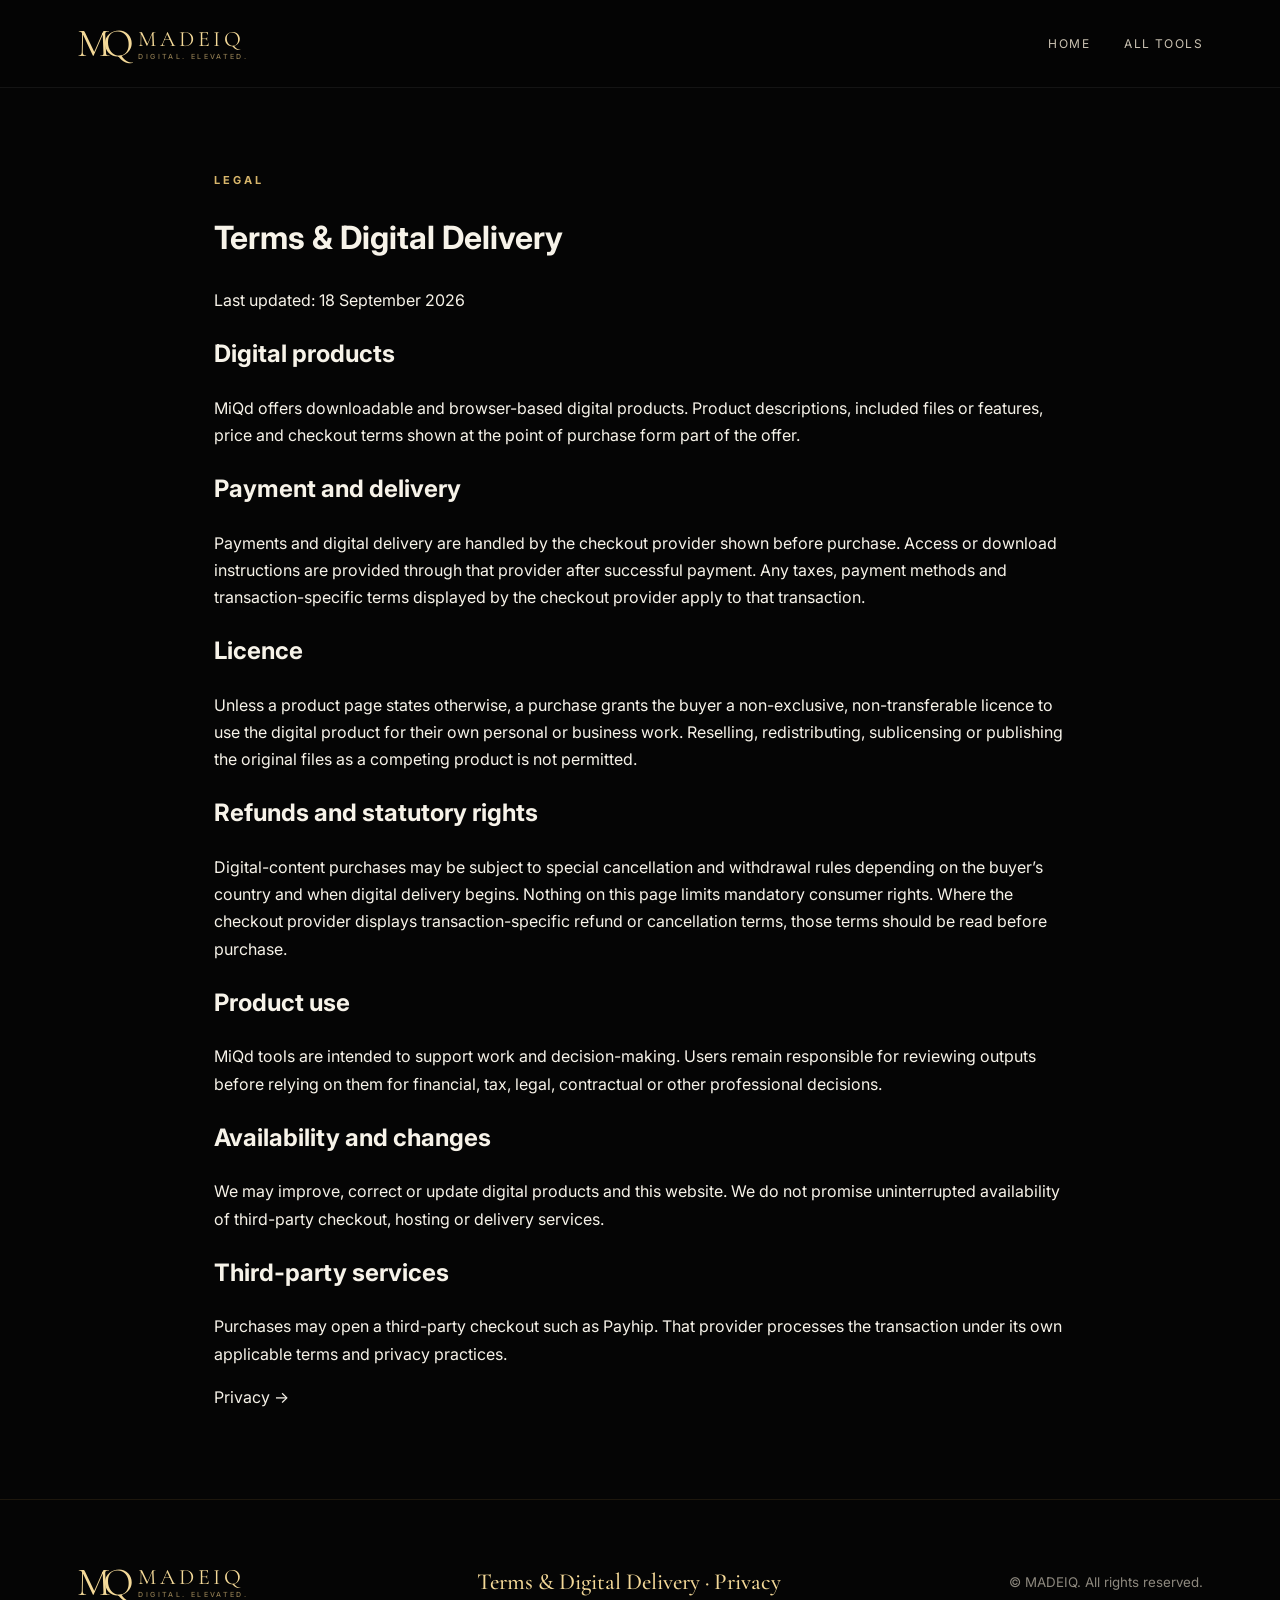
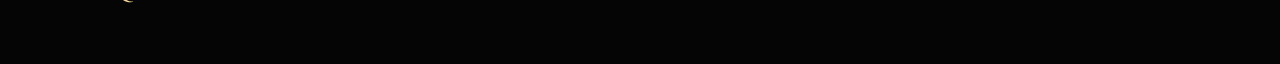
<file: terms.html>
<!doctype html>
<html lang="en">
<head>
  <meta charset="utf-8">
  <meta name="viewport" content="width=device-width,initial-scale=1">
  <meta name="theme-color" content="#050505">
  <title>Terms & Digital Delivery — MiQd</title>
  <meta name="description" content="Terms and digital delivery information for MiQd digital products.">
  <link rel="canonical" href="https://madeiq-dgtl.github.io/terms.html">
  <meta property="og:type" content="website">
  <meta property="og:site_name" content="MiQd">
  <meta property="og:title" content="Terms & Digital Delivery — MiQd">
  <meta property="og:url" content="https://madeiq-dgtl.github.io/terms.html">
  <link rel="stylesheet" href="luxury.css?v=1">
</head>
<body>
<header class="nav"><a class="wordmark" href="index.html" aria-label="MADEIQ home"><span class="mq">MQ</span><span>MADEIQ<small>DIGITAL. ELEVATED.</small></span></a><nav aria-label="Primary navigation"><a href="index.html">Home</a><a href="products.html">All tools</a></nav></header>
<main style="max-width:900px;margin:0 auto;padding:72px 24px;line-height:1.7">
  <p class="kicker">LEGAL</p><h1>Terms &amp; Digital Delivery</h1><p>Last updated: 18 September 2026</p>
  <h2>Digital products</h2><p>MiQd offers downloadable and browser-based digital products. Product descriptions, included files or features, price and checkout terms shown at the point of purchase form part of the offer.</p>
  <h2>Payment and delivery</h2><p>Payments and digital delivery are handled by the checkout provider shown before purchase. Access or download instructions are provided through that provider after successful payment. Any taxes, payment methods and transaction-specific terms displayed by the checkout provider apply to that transaction.</p>
  <h2>Licence</h2><p>Unless a product page states otherwise, a purchase grants the buyer a non-exclusive, non-transferable licence to use the digital product for their own personal or business work. Reselling, redistributing, sublicensing or publishing the original files as a competing product is not permitted.</p>
  <h2>Refunds and statutory rights</h2><p>Digital-content purchases may be subject to special cancellation and withdrawal rules depending on the buyer’s country and when digital delivery begins. Nothing on this page limits mandatory consumer rights. Where the checkout provider displays transaction-specific refund or cancellation terms, those terms should be read before purchase.</p>
  <h2>Product use</h2><p>MiQd tools are intended to support work and decision-making. Users remain responsible for reviewing outputs before relying on them for financial, tax, legal, contractual or other professional decisions.</p>
  <h2>Availability and changes</h2><p>We may improve, correct or update digital products and this website. We do not promise uninterrupted availability of third-party checkout, hosting or delivery services.</p>
  <h2>Third-party services</h2><p>Purchases may open a third-party checkout such as Payhip. That provider processes the transaction under its own applicable terms and privacy practices.</p>
  <p><a href="privacy.html">Privacy →</a></p>
</main>
<footer><a class="wordmark" href="index.html"><span class="mq">MQ</span><span>MADEIQ<small>DIGITAL. ELEVATED.</small></span></a><p><a href="terms.html">Terms &amp; Digital Delivery</a> · <a href="privacy.html">Privacy</a></p><small>© MADEIQ. All rights reserved.</small></footer>
</body></html>
</file>
<file: luxury.css>
@import url('https://fonts.googleapis.com/css2?family=Cormorant+Garamond:wght@500;600;700&family=Inter:wght@400;500;600;700;800&display=swap');
:root{--black:#050505;--panel:#101010;--panel2:#171614;--gold:#d8b66b;--gold2:#f4d998;--muted:#a9a49a;--line:#6e592c;--white:#f7f3e9}*{box-sizing:border-box}html{scroll-behavior:smooth}body{margin:0;background:var(--black);color:var(--white);font-family:Inter,system-ui,sans-serif;overflow-x:hidden}a{color:inherit;text-decoration:none}.nav{height:88px;display:flex;align-items:center;justify-content:space-between;padding:0 clamp(20px,6vw,92px);border-bottom:1px solid #ffffff10;background:#050505e8;backdrop-filter:blur(18px);position:relative;z-index:10}.wordmark{display:flex;align-items:center;gap:12px;color:var(--gold2);font-family:"Cormorant Garamond",serif;font-size:22px;letter-spacing:.17em}.wordmark .mq{font-size:40px;letter-spacing:-.18em;line-height:.8}.wordmark small{display:block;font:500 7px/1.4 Inter,sans-serif;letter-spacing:.34em;color:#8e7a50}.nav nav{display:flex;align-items:center;gap:34px;font-size:12px;text-transform:uppercase;letter-spacing:.12em}.nav nav>a:not(.nav-buy){color:#c9c1b1}.nav-buy{border:1px solid var(--gold);padding:12px 17px;color:var(--gold2)}.hero{min-height:calc(100vh - 88px);padding:72px clamp(20px,6vw,92px) 64px;display:grid;grid-template-columns:1.05fr .8fr;align-items:center;gap:7vw;position:relative;isolation:isolate;background:radial-gradient(circle at 72% 30%,#76581d22,transparent 34%),radial-gradient(circle at 15% 65%,#4f3c1620,transparent 30%)}.hero:before{content:"";position:absolute;inset:0;z-index:-2;opacity:.2;background-image:linear-gradient(115deg,transparent 48%,#d8b66b12 50%,transparent 52%)}.gold-wave{position:absolute;z-index:-1;width:70vw;height:190px;right:-9vw;top:17%;border-radius:50%;border-top:2px solid #d8b66b99;transform:rotate(-8deg);filter:drop-shadow(0 0 15px #b78a36);opacity:.7}.gold-wave:after,.gold-wave:before{content:"";position:absolute;inset:18px -20px;border-radius:50%;border-top:1px solid #f2cf7777}.gold-wave:after{inset:42px -50px}.kicker,.section-heading p{color:var(--gold);font-size:11px;font-weight:700;letter-spacing:.28em}.hero h1{font-family:"Cormorant Garamond",serif;font-size:clamp(64px,7vw,112px);line-height:.82;letter-spacing:-.045em;margin:24px 0}.hero h1 em{display:inline-block;font-style:italic;font-weight:500;color:var(--gold2)}.lead{max-width:660px;color:#b7b1a6;font-size:18px;line-height:1.7}.hero-actions{display:flex;gap:14px;flex-wrap:wrap;margin:34px 0}.button{padding:16px 24px;text-transform:uppercase;letter-spacing:.12em;font-size:12px;font-weight:800}.button.gold{background:linear-gradient(110deg,#a9782b,#f1d28d,#b68130);color:#090806}.button.outline{border:1px solid #886f3d;color:var(--gold2)}.hero-proof{display:flex;gap:28px;flex-wrap:wrap;color:#8f8a80;font-size:11px;text-transform:uppercase;letter-spacing:.09em}.hero-proof b{color:var(--gold2);font-size:14px;margin-right:5px}.hero-device{width:min(100%,480px);justify-self:end;padding:28px;border:1px solid #8e713d88;border-radius:40px;background:linear-gradient(150deg,#1b1a18,#080808 65%);box-shadow:0 30px 100px #000,0 0 45px #a47b2922,inset 0 0 0 1px #ffffff0a}.device-top{display:flex;align-items:center;gap:16px;border-bottom:1px solid #6e592c55;padding-bottom:20px}.mini-mq{font:700 31px "Cormorant Garamond",serif;color:var(--gold2)}.device-top b{display:block;font-size:13px;letter-spacing:.08em}.device-top small{color:#807b72}.score{width:176px;height:176px;border:12px solid #28231a;border-top-color:var(--gold2);border-right-color:#b88b3b;border-radius:50%;margin:28px auto;display:flex;flex-direction:column;align-items:center;justify-content:center;box-shadow:inset 0 0 0 2px #6e592c}.score span{font:700 62px "Cormorant Garamond",serif;color:var(--gold2);line-height:.8}.score sup{font-size:25px}.score small{font-size:9px;letter-spacing:.14em;margin-top:12px;color:#bdb5a5}.metric-grid{display:grid;grid-template-columns:repeat(3,1fr);gap:9px}.metric-grid div{padding:13px 10px;background:#191816;border:1px solid #ffffff0b;border-radius:8px}.metric-grid small{font-size:8px;color:#92866d}.metric-grid b{display:block;font-size:14px;margin:6px 0}.metric-grid i{font-style:normal;font-size:8px;color:#cfa953}.trend{margin-top:18px;background:#131210;border:1px solid #ffffff0b;border-radius:10px;padding:15px;color:var(--gold)}.trend small{font-size:9px;letter-spacing:.15em}.trend svg{width:100%;display:block;margin-top:8px}.device-nav{display:flex;justify-content:space-between;margin:20px -10px -12px;padding:15px 12px 4px;border-top:1px solid #6e592c55;color:#77736b;font-size:10px}.device-nav b{color:var(--gold2)}.value-strip{display:flex;align-items:center;justify-content:center;gap:35px;flex-wrap:wrap;padding:20px;background:#0c0b09;border-block:1px solid #5f4a2555;color:#aea58f;font-size:11px;letter-spacing:.22em}.value-strip i{color:var(--gold);font-style:normal}.featured{padding:100px clamp(20px,6vw,92px);background:radial-gradient(circle at 50% 100%,#4c37151d,transparent 45%)}.section-heading{text-align:center}.section-heading h2{font:600 clamp(46px,6vw,78px)/.95 "Cormorant Garamond",serif;margin:14px 0 55px;color:var(--gold2)}.product-grid{display:grid;grid-template-columns:repeat(3,1fr);gap:18px;max-width:1250px;margin:auto}.product-grid article{position:relative;min-height:410px;padding:30px;display:flex;flex-direction:column;background:linear-gradient(145deg,#181715,#0a0a09);border:1px solid #715a2d;border-radius:20px;overflow:hidden}.product-grid article:after{content:"";position:absolute;width:190px;height:190px;border-radius:50%;right:-90px;top:-90px;border:1px solid #d8b66b55;box-shadow:0 0 60px #b98b3422}.number{color:#76684c;font-size:10px;letter-spacing:.2em}.product-icon{width:72px;height:72px;border:1px solid #b7924f;border-radius:50%;display:grid;place-items:center;color:var(--gold2);font:600 36px "Cormorant Garamond",serif;margin:32px 0 25px;box-shadow:inset 0 0 25px #b3872f22}.product-grid article>p:not(.desc){font-size:9px;letter-spacing:.2em;color:var(--gold)}.product-grid h3{font:600 34px/1 "Cormorant Garamond",serif;margin:8px 0 15px}.desc{color:#9e988e;line-height:1.65;font-size:14px}.card-end{margin-top:auto;padding-top:22px;border-top:1px solid #67522c55;display:flex;justify-content:space-between;align-items:center}.card-end strong{font-family:"Cormorant Garamond",serif;color:var(--gold2);font-size:25px}.card-end a{font-size:11px;text-transform:uppercase;color:var(--gold);letter-spacing:.08em}.all-tools{display:table;margin:42px auto 0;border-bottom:1px solid var(--gold);padding:12px;color:var(--gold2);text-transform:uppercase;letter-spacing:.13em;font-size:12px}footer{padding:45px clamp(20px,6vw,92px);display:flex;align-items:center;justify-content:space-between;gap:20px;border-top:1px solid #5f4a2544;color:#8d887e}footer p{font:500 23px "Cormorant Garamond",serif;color:var(--gold2)}
@media(max-width:900px){.hero{grid-template-columns:1fr;padding-top:55px}.hero-device{justify-self:center;margin-top:20px}.product-grid{grid-template-columns:1fr 1fr}.nav nav>a:not(.nav-buy){display:none}}
@media(max-width:620px){.nav{height:74px;padding:0 18px}.wordmark{font-size:17px}.wordmark .mq{font-size:32px}.nav-buy{padding:10px;font-size:9px}.hero{min-height:auto;padding:58px 20px 52px}.hero h1{font-size:64px}.lead{font-size:16px}.hero-actions{display:grid}.button{text-align:center}.hero-proof{display:grid;grid-template-columns:1fr 1fr;gap:12px}.hero-device{border-radius:28px;padding:20px}.score{width:150px;height:150px}.metric-grid{grid-template-columns:1fr}.gold-wave{width:110vw;top:11%;opacity:.45}.value-strip{justify-content:flex-start;flex-wrap:nowrap;overflow:hidden;gap:18px;padding-inline:20px}.value-strip span{white-space:nowrap}.featured{padding:75px 20px}.product-grid{grid-template-columns:1fr}.product-grid article{min-height:370px}.section-heading{text-align:left}.section-heading h2{font-size:53px}footer{align-items:flex-start;flex-direction:column}}

/* Catalog luxury skin */
.catalog-page{background:#050505!important;color:var(--white)!important}.catalog-page .section{padding:90px clamp(20px,6vw,92px)!important}.catalog-page .catalog-hero{min-height:72vh;display:flex;flex-direction:column;justify-content:center;background:radial-gradient(circle at 75% 35%,#8c682629,transparent 34%),linear-gradient(135deg,#050505,#0d0c0a)!important}.catalog-page .catalog-hero h1{font-family:"Cormorant Garamond",serif!important;letter-spacing:-.04em!important;color:var(--white)!important}.catalog-page .catalog-hero h1 em{color:var(--gold2)!important;font-weight:500}.catalog-page .catalog-hero>p{color:#aaa49a!important}.catalog-page .eyebrow,.catalog-page .catalog-top>div>span{color:var(--gold)!important}.catalog-page .catalog{background:#080807!important}.catalog-page .catalog-top h2{font-family:"Cormorant Garamond",serif!important;color:var(--gold2)!important}.catalog-page .filters button{border-color:#705a30!important;color:#bdb5a5!important;background:#0e0d0b!important}.catalog-page .filters button.active,.catalog-page .filters button:hover{background:linear-gradient(110deg,#a9782b,#e0bd72)!important;color:#070604!important;border-color:var(--gold)!important}.catalog-page .catalog-grid article,.catalog-page .catalog-grid article.featured{background:linear-gradient(145deg,#181715,#090908)!important;color:var(--white)!important;border:1px solid #705a30!important;box-shadow:0 18px 45px #000!important}.catalog-page .catalog-grid article p,.catalog-page .catalog-grid article.featured p{color:#9d978d!important}.catalog-page .catalog-grid article>b{color:var(--gold)!important}.catalog-page .catalog-grid h3,.catalog-page .catalog-grid .price{color:var(--gold2)!important}.catalog-page .card-bottom{border-color:#5f4a2b!important}.catalog-page .card-action{color:var(--gold)!important}.catalog-page .product-art{border-bottom:1px solid #806635!important;filter:saturate(.65)}.catalog-page .language .globe{color:var(--gold2)}.catalog-page .lang-menu{background:#111!important;border-color:#705a30!important;color:#eee!important}
@media(max-width:620px){.catalog-page .section{padding:65px 20px!important}.catalog-page .filters{top:74px!important;background:#080807ef!important}}
</file>
<file: styles.css>
*{box-sizing:border-box}html{scroll-behavior:smooth}body{margin:0;background:#f3f2ec;color:#0b130f;font-family:Inter,system-ui,-apple-system,"Segoe UI",sans-serif;overflow-x:hidden}a{color:inherit;text-decoration:none}.nav{height:76px;padding:0 clamp(20px,5vw,76px);display:flex;align-items:center;justify-content:space-between;border-bottom:1px solid #d7dad4;position:sticky;top:0;background:#f3f2eceb;backdrop-filter:blur(20px);z-index:50}.brand{font-size:30px;font-weight:950;letter-spacing:-2px}.brand span{color:#19a86c}.nav nav{display:flex;gap:18px;align-items:center}.nav nav>a:not(.navcta){font-size:12px;font-weight:800}.navcta{border:1px solid #111a16;border-radius:99px;padding:11px 17px;font-size:12px;font-weight:850}.navcta i{font-style:normal;color:#159665}.language{position:relative}.globe{width:42px;height:42px;border:1px solid #c4c9c4;border-radius:50%;background:#fafaf6;font-size:26px;line-height:1;cursor:pointer;color:#0b1711}.lang-menu{display:none;position:absolute;right:0;top:50px;width:168px;background:#0b1711;border-radius:14px;padding:7px;box-shadow:0 20px 50px #07130f35}.lang-menu.open{display:block}.lang-menu button{width:100%;border:0;background:transparent;color:#dce7e1;padding:12px;border-radius:9px;text-align:left;display:flex;justify-content:space-between;font-weight:700;cursor:pointer}.lang-menu button:hover,.lang-menu button.active{background:#193328;color:#56dba4}.section{padding:105px clamp(22px,7vw,110px)}.eyebrow{display:flex;align-items:center;gap:10px;font-size:11px;font-weight:900;letter-spacing:2.4px;color:#137a53;margin-bottom:24px}.eyebrow i{width:7px;height:7px;border-radius:50%;background:#1cb579;box-shadow:0 0 0 5px #1cb57918}.section h2{margin:0;letter-spacing:-.065em;line-height:.91;font-size:clamp(50px,7vw,98px)}.section h2 em{font-style:normal;color:#168b60}.catalog-hero{min-height:650px;display:flex;flex-direction:column;justify-content:center;background:radial-gradient(circle at 82% 28%,#bce6cf 0,transparent 30%),linear-gradient(180deg,#f7f6f0,#eeeee7)}.catalog-lead{font-size:19px;line-height:1.65;color:#5f6963;max-width:650px;margin:30px 0}.hero-jump a{display:inline-block;background:#0c1511;color:#fff;padding:15px 20px;border-radius:9px;font-weight:850;font-size:13px;box-shadow:0 12px 30px #07130f18}.catalog{padding-top:45px}.catalog-grid{display:grid;grid-template-columns:repeat(3,1fr);gap:20px}.catalog-grid article{min-height:590px;background:#fbfbf7;padding:13px 13px 24px;border:1px solid #d5d9d4;border-radius:22px;display:flex;flex-direction:column;overflow:hidden;transition:transform .25s,box-shadow .25s,border-color .25s}.catalog-grid article:hover{transform:translateY(-5px);box-shadow:0 24px 55px #07130f12;border-color:#b9c8bf}.product-art{height:300px;border-radius:15px;padding:26px;position:relative;overflow:hidden;color:#fff;display:flex;flex-direction:column;justify-content:flex-end;isolation:isolate;box-shadow:inset 0 0 0 1px #ffffff16}.product-art:before{content:"";position:absolute;width:240px;height:240px;border:1px solid #ffffff38;border-radius:50%;right:-60px;top:-65px;z-index:-1}.product-art:after{content:"";position:absolute;width:150px;height:150px;border-radius:50%;background:#fff1;left:-55px;bottom:-60px;z-index:-1}.product-art small{position:absolute;left:25px;top:21px;font-size:20px;font-weight:950}.product-art strong{font-size:37px;line-height:.88;letter-spacing:-2px}.product-art span{font-size:8px;letter-spacing:2.2px;margin-top:17px;opacity:.85}.art-contractor{background:radial-gradient(circle at 78% 15%,#b69b58,#20362b 42%,#0a1711 78%)}.art-getpaid{background:radial-gradient(circle at 80% 20%,#65ddb0,#176d4e 38%,#091914 78%)}.art-worker{background:radial-gradient(circle at 82% 20%,#77a7a1,#294d4a 40%,#101c1b 80%)}.art-solo{background:radial-gradient(circle at 80% 18%,#839ac7,#344663 42%,#111725 82%)}.art-shield{background:radial-gradient(circle at 80% 18%,#bd8b77,#603b36 42%,#211414 82%)}.art-os{background:radial-gradient(circle at 78% 16%,#48d397,#12533c 42%,#07130f 82%)}.catalog-grid article>b,.catalog-grid article>h3,.catalog-grid article>p,.card-bottom{margin-left:16px;margin-right:16px}.catalog-grid article>b{font-size:9px;letter-spacing:2px;color:#168b60;margin-top:23px}.catalog-grid h3{font-size:27px;letter-spacing:-1.1px;margin-top:11px;margin-bottom:9px}.catalog-grid p{color:#606a64;line-height:1.58;margin-top:0;font-size:14px}.card-bottom{margin-top:auto;padding-top:18px;border-top:1px solid #dde0dc;display:flex;align-items:center;justify-content:space-between;gap:12px}.price{font-size:20px;letter-spacing:-.4px}.card-action{border:0;background:#0d1712;color:#fff;padding:12px 15px;border-radius:9px;font-weight:850;font-size:11px;cursor:pointer;white-space:nowrap;transition:.2s}.card-action:hover{background:#168b60;transform:translateY(-1px)}.featured{background:#091b13!important;color:#fff!important;border-color:#174b38!important}.featured p{color:#c1d0c8!important}.featured .price{color:#55d9a1}.featured .card-bottom{border-color:#294438}.future{opacity:.88}.coming{font-size:10px;line-height:1.3;color:#78817c;text-align:right;max-width:150px}.featured .coming{color:#a9beb4}.catalog-note{margin-top:60px;background:#0a1711;color:#fff;border-radius:24px;padding:clamp(30px,5vw,64px);display:grid;grid-template-columns:1fr 1.4fr;gap:35px;align-items:center}.catalog-note b{font-size:clamp(30px,4vw,54px);letter-spacing:-2px;line-height:.95}.catalog-note p{margin:0;color:#b9c9c0;line-height:1.7;max-width:620px}footer{background:#e8e8e1;border-top:1px solid #d3d4ce;padding:48px clamp(22px,6vw,90px);display:grid;grid-template-columns:1fr 1fr 1fr;gap:30px}footer p{margin:0;color:#66706a}footer>div{text-align:right;color:#777f7a;font-size:11px;display:flex;flex-direction:column;gap:7px}.js .reveal{opacity:0;transform:translateY(16px)}.js .reveal.revealed{opacity:1;transform:none;transition:.5s ease var(--delay,0ms)}button:focus-visible,a:focus-visible{outline:3px solid #29b77e;outline-offset:3px}@media(max-width:900px){.catalog-grid{grid-template-columns:repeat(2,1fr)}}@media(max-width:620px){.nav{height:70px;padding:0 18px}.brand{font-size:28px}.nav nav{gap:9px}.nav nav>a:not(.navcta){display:none}.navcta{padding:9px 13px}.globe{width:39px;height:39px}.section{padding:76px 20px}.catalog-hero{min-height:610px;padding-top:60px;padding-bottom:60px}.section h2{font-size:clamp(52px,15vw,72px)}.catalog-lead{font-size:17px}.catalog-grid{grid-template-columns:1fr;gap:22px}.catalog-grid article{min-height:610px;padding:11px 11px 23px}.product-art{height:325px}.product-art strong{font-size:39px}.card-action{padding:12px 14px}.catalog-note{grid-template-columns:1fr;margin-top:38px;border-radius:20px}.catalog-note b{font-size:38px}footer{grid-template-columns:1fr;padding:38px 20px}footer>div{text-align:left}}@media(prefers-reduced-motion:reduce){html{scroll-behavior:auto}.js .reveal{opacity:1;transform:none}}
</file>
<file: funnel.css>
.choice-hero,.funnel-hero{min-height:72vh;padding:clamp(7rem,14vw,11rem) clamp(1.25rem,6vw,6rem) 4rem;background:#f4f0e7;color:#07130f}.choice-hero h1,.funnel-hero h1{font-size:clamp(3.1rem,8vw,7.5rem);line-height:.9;letter-spacing:-.065em;margin:1.2rem 0}.choice-hero h1 em,.funnel-hero h1 em{color:#b78b38}.choice-hero>p,.funnel-hero>p{max-width:680px;font-size:clamp(1rem,2vw,1.25rem);line-height:1.7}.path-grid{display:grid;grid-template-columns:repeat(2,minmax(0,1fr));gap:1rem;max-width:1100px;margin:3rem auto 2rem}.path-card{min-height:330px;border-radius:28px;padding:2rem;display:flex;flex-direction:column;text-decoration:none;transition:transform .2s}.path-card:hover{transform:translateY(-4px)}.path-card span,.offer-head span,.offer-card small{font-size:.72rem;letter-spacing:.16em;font-weight:800}.path-card h2{font-size:clamp(2.2rem,5vw,4rem);margin:auto 0 1rem}.path-card p{max-width:420px;line-height:1.6}.path-card b{margin-top:1.5rem}.sleep-card{background:#15132a;color:#fff}.business-card{background:#0b3d2e;color:#fff}.truth-note{display:block;text-align:center;color:#5c615d}.trust-strip{display:grid;grid-template-columns:repeat(3,1fr);gap:1px;background:#20372e}.trust-strip div{background:#07130f;color:#fff;padding:2rem;text-align:center}.trust-strip strong,.trust-strip span{display:block}.trust-strip strong{font-size:2rem;color:#d6b46c}.funnel-hero{background:#111024;color:#fff}.business-funnel{background:#071b14}.funnel-hero .primary{display:inline-block;margin-top:1.5rem}.funnel-hero small{display:block;margin-top:1rem;color:#aeb8b2}.offer-section{padding:5rem clamp(1.25rem,6vw,6rem);background:#f7f4ed}.offer-head{max-width:1100px;margin:0 auto 2rem}.offer-head h2{font-size:clamp(2rem,5vw,4rem);margin:.5rem 0}.offer-grid{max-width:1100px;margin:auto;display:grid;grid-template-columns:repeat(2,minmax(0,1fr));gap:1rem}.offer-card{background:#fff;border:1px solid #ded8ca;border-radius:22px;padding:1.6rem;display:flex;flex-direction:column;min-height:290px}.offer-card h3{font-size:1.55rem;margin:.7rem 0}.offer-card p{line-height:1.6}.offer-card strong{font-size:1.3rem;margin-top:auto;padding-top:1rem}.offer-card a{margin-top:1rem;background:#07130f;color:#fff;border-radius:999px;padding:.9rem 1rem;text-decoration:none;text-align:center;font-weight:750}.featured-offer{border:2px solid #b78b38}.funnel-note{max-width:900px;margin:2rem auto;color:#5f625f;line-height:1.6}.secondary-link{display:block;max-width:1100px;margin:1.5rem auto;color:#07130f;font-weight:800}.flow{display:flex;justify-content:center;align-items:center;gap:1rem;padding:1.4rem;background:#d7b66e;color:#07130f;font-weight:900;font-size:.76rem;letter-spacing:.08em}.sleep-page .nav{background:#111024}@media(max-width:720px){.path-grid,.offer-grid{grid-template-columns:1fr}.path-card{min-height:280px}.trust-strip{grid-template-columns:1fr}.flow{gap:.45rem;font-size:.58rem;overflow:auto;justify-content:flex-start;padding-inline:1rem}.choice-hero,.funnel-hero{padding-top:7rem}}
</file>
<file: catalog.css>
.catalog-hero h1{margin:0;letter-spacing:-.065em;line-height:.9;font-size:clamp(55px,8vw,104px)}.catalog-hero h1 em{font-style:normal;color:#168b60}.catalog-hero>p{font-size:18px;line-height:1.7;color:#5f6963;max-width:700px;margin:30px 0}.primary{display:inline-flex;background:#091712;color:#fff;padding:15px 20px;border-radius:9px;font-weight:850;font-size:13px}.catalog-top{display:flex;align-items:end;justify-content:space-between;gap:30px;margin-bottom:36px}.catalog-top span{font-size:10px;letter-spacing:2px;color:#168b60;font-weight:900}.catalog-top h2{font-size:clamp(34px,4vw,58px)!important;line-height:1!important;letter-spacing:-2px!important;margin:8px 0 0}.filters{display:flex;gap:8px;flex-wrap:wrap;justify-content:flex-end}.filters button{border:1px solid #c7cec9;background:transparent;border-radius:99px;padding:10px 14px;color:#53605a;font-weight:800;font-size:11px;cursor:pointer}.filters button.active,.filters button:hover{background:#091712;border-color:#091712;color:#fff}.product-card[hidden]{display:none}.catalog-grid article.featured{background:#fbfbf7!important;color:#0b130f!important;border-color:#d5d9d4!important}.catalog-grid article.featured p{color:#606a64!important}.catalog-grid article.featured .card-bottom{border-color:#dde0dc}.catalog-grid article.featured .price{color:#0b130f}.product-art>i{position:absolute;right:24px;bottom:22px;font-style:normal;font-size:10px;color:#ffffff88}.product-art strong{max-width:88%;font-size:clamp(27px,2.5vw,38px)}.art-gold{background:radial-gradient(circle at 78% 15%,#b69b58,#20362b 42%,#0a1711 78%)}.art-green{background:radial-gradient(circle at 80% 20%,#65ddb0,#176d4e 38%,#091914 78%)}.art-violet{background:radial-gradient(circle at 82% 20%,#987fd3,#302957 40%,#121023 80%)}.art-coral{background:radial-gradient(circle at 82% 20%,#dc7d69,#713d34 40%,#251311 80%)}.art-blue{background:radial-gradient(circle at 82% 20%,#6ca7e8,#285681 40%,#0c1a29 80%)}.art-amber{background:radial-gradient(circle at 82% 20%,#dfb853,#72591e 40%,#251d0b 80%)}.art-rose{background:radial-gradient(circle at 82% 20%,#dc78ad,#71395a 40%,#25121e 80%)}.art-teal{background:radial-gradient(circle at 82% 20%,#69c6d3,#28646c 40%,#0d2225 80%)}.art-forest{background:radial-gradient(circle at 82% 20%,#72bb79,#305f35 40%,#102113 80%)}.art-orange{background:radial-gradient(circle at 82% 20%,#e49359,#75472a 40%,#27170e 80%)}.art-indigo{background:radial-gradient(circle at 82% 20%,#879bdd,#3a466f 40%,#14182a 80%)}.art-red{background:radial-gradient(circle at 82% 20%,#d86f7b,#70323a 40%,#251015 80%)}
@media(max-width:900px){.catalog-top{align-items:flex-start;flex-direction:column}.filters{justify-content:flex-start}}@media(max-width:620px){.filters{position:sticky;top:70px;z-index:20;background:#f3f2ecef;backdrop-filter:blur(12px);margin:0 -20px;padding:12px 20px;flex-wrap:nowrap;overflow-x:auto}.filters button{white-space:nowrap}.product-art strong{font-size:35px}}
</file>
